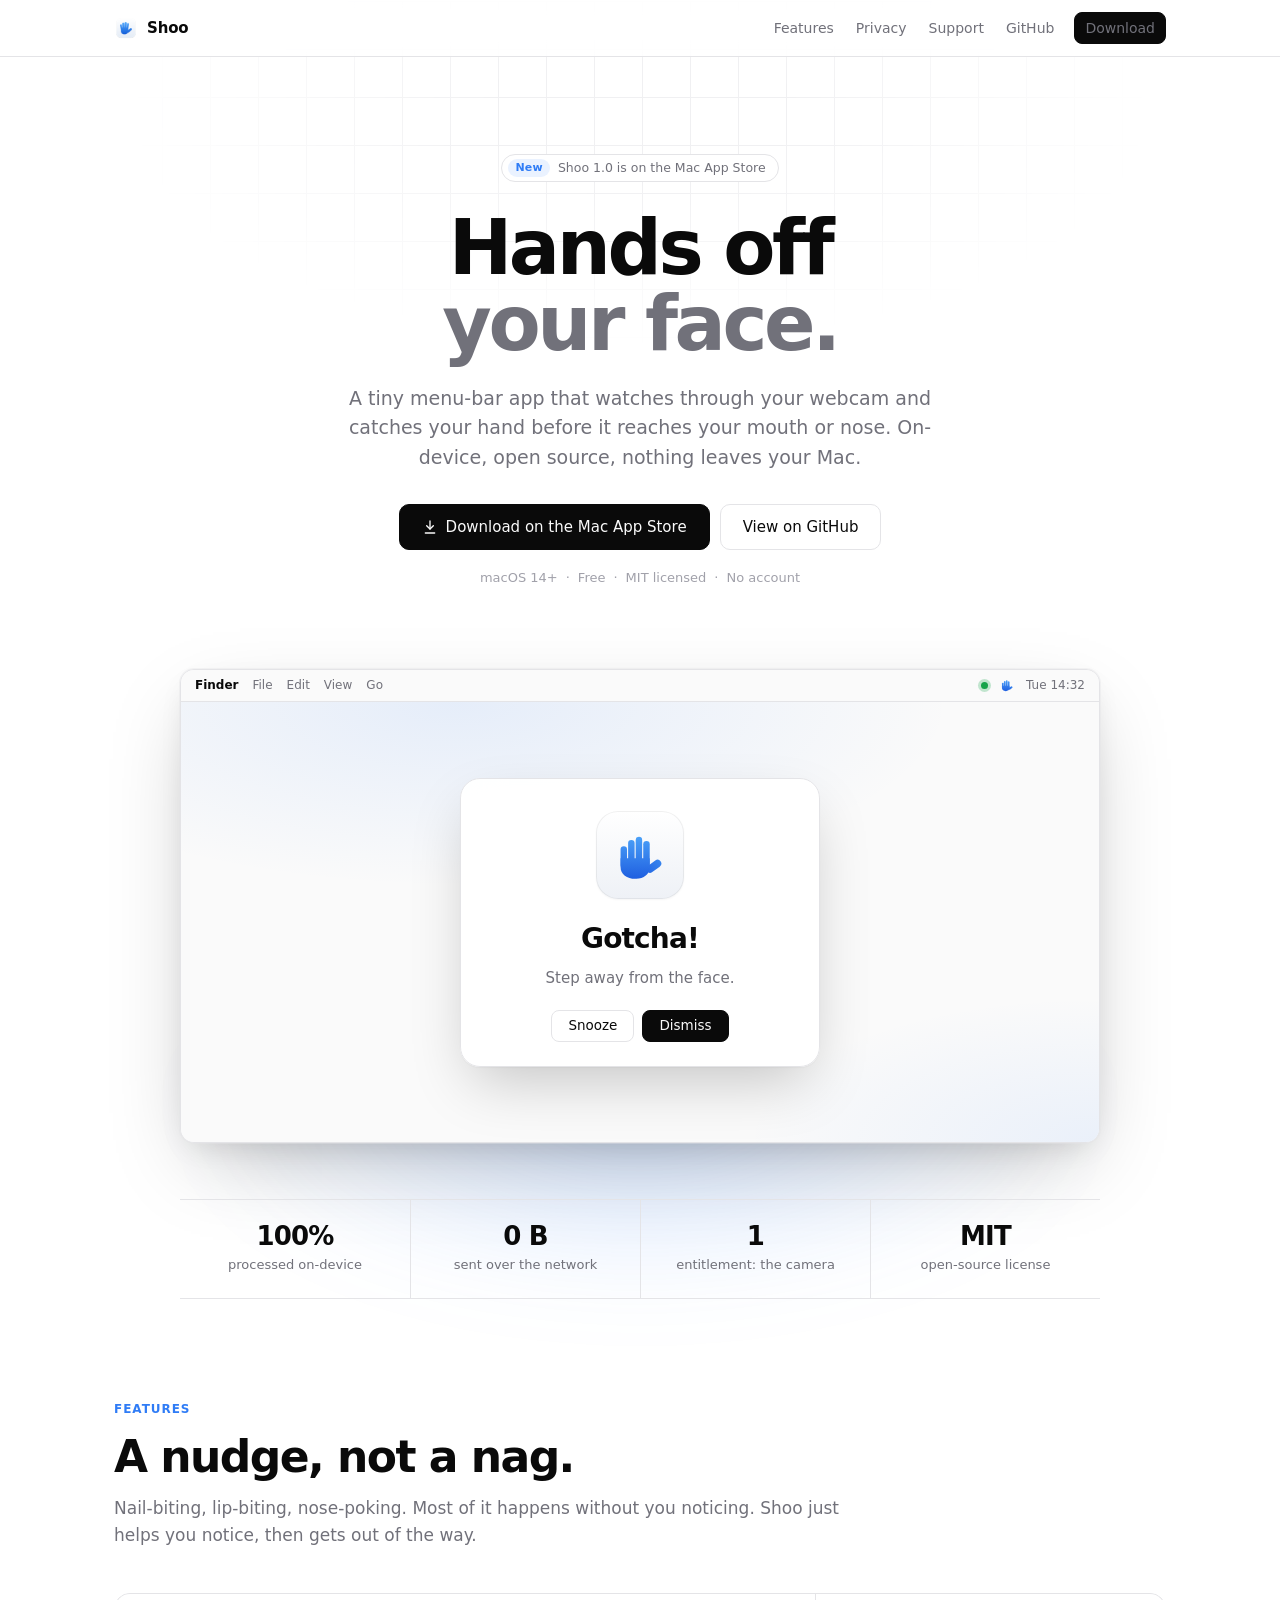
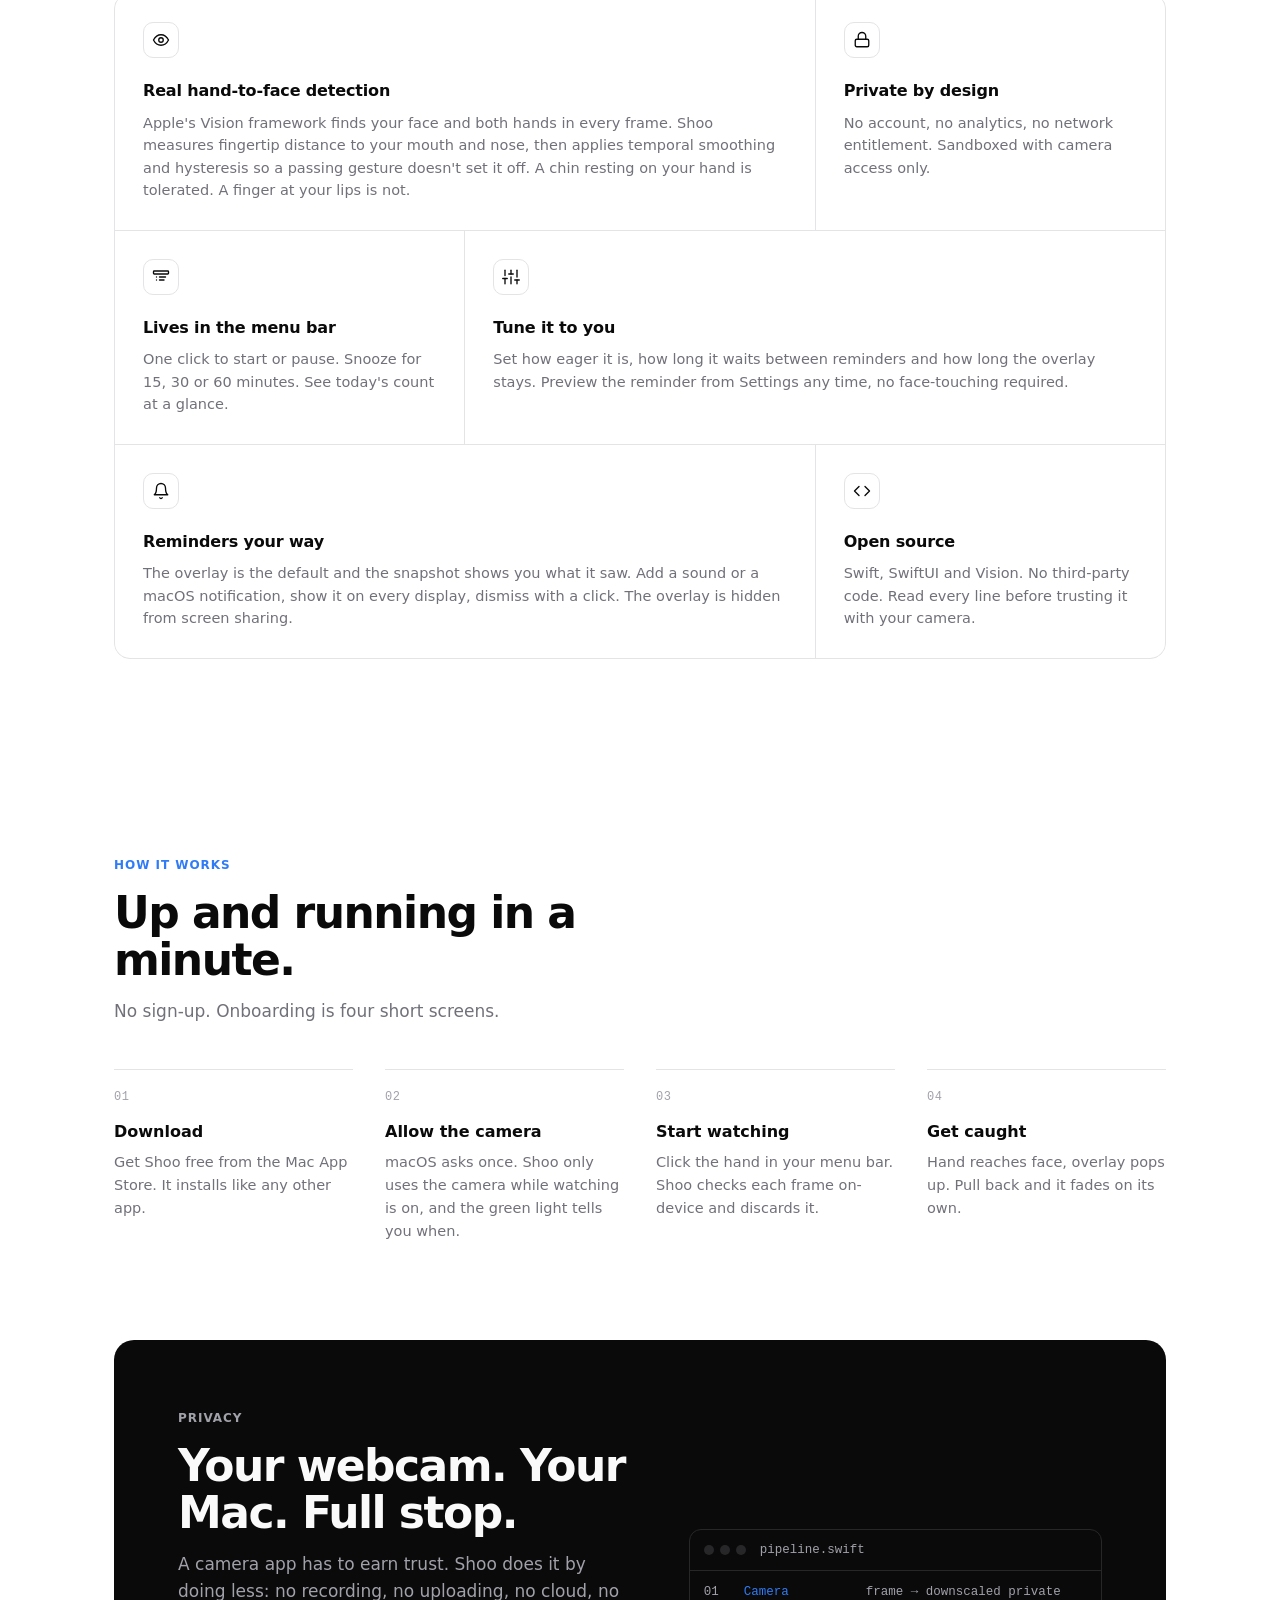
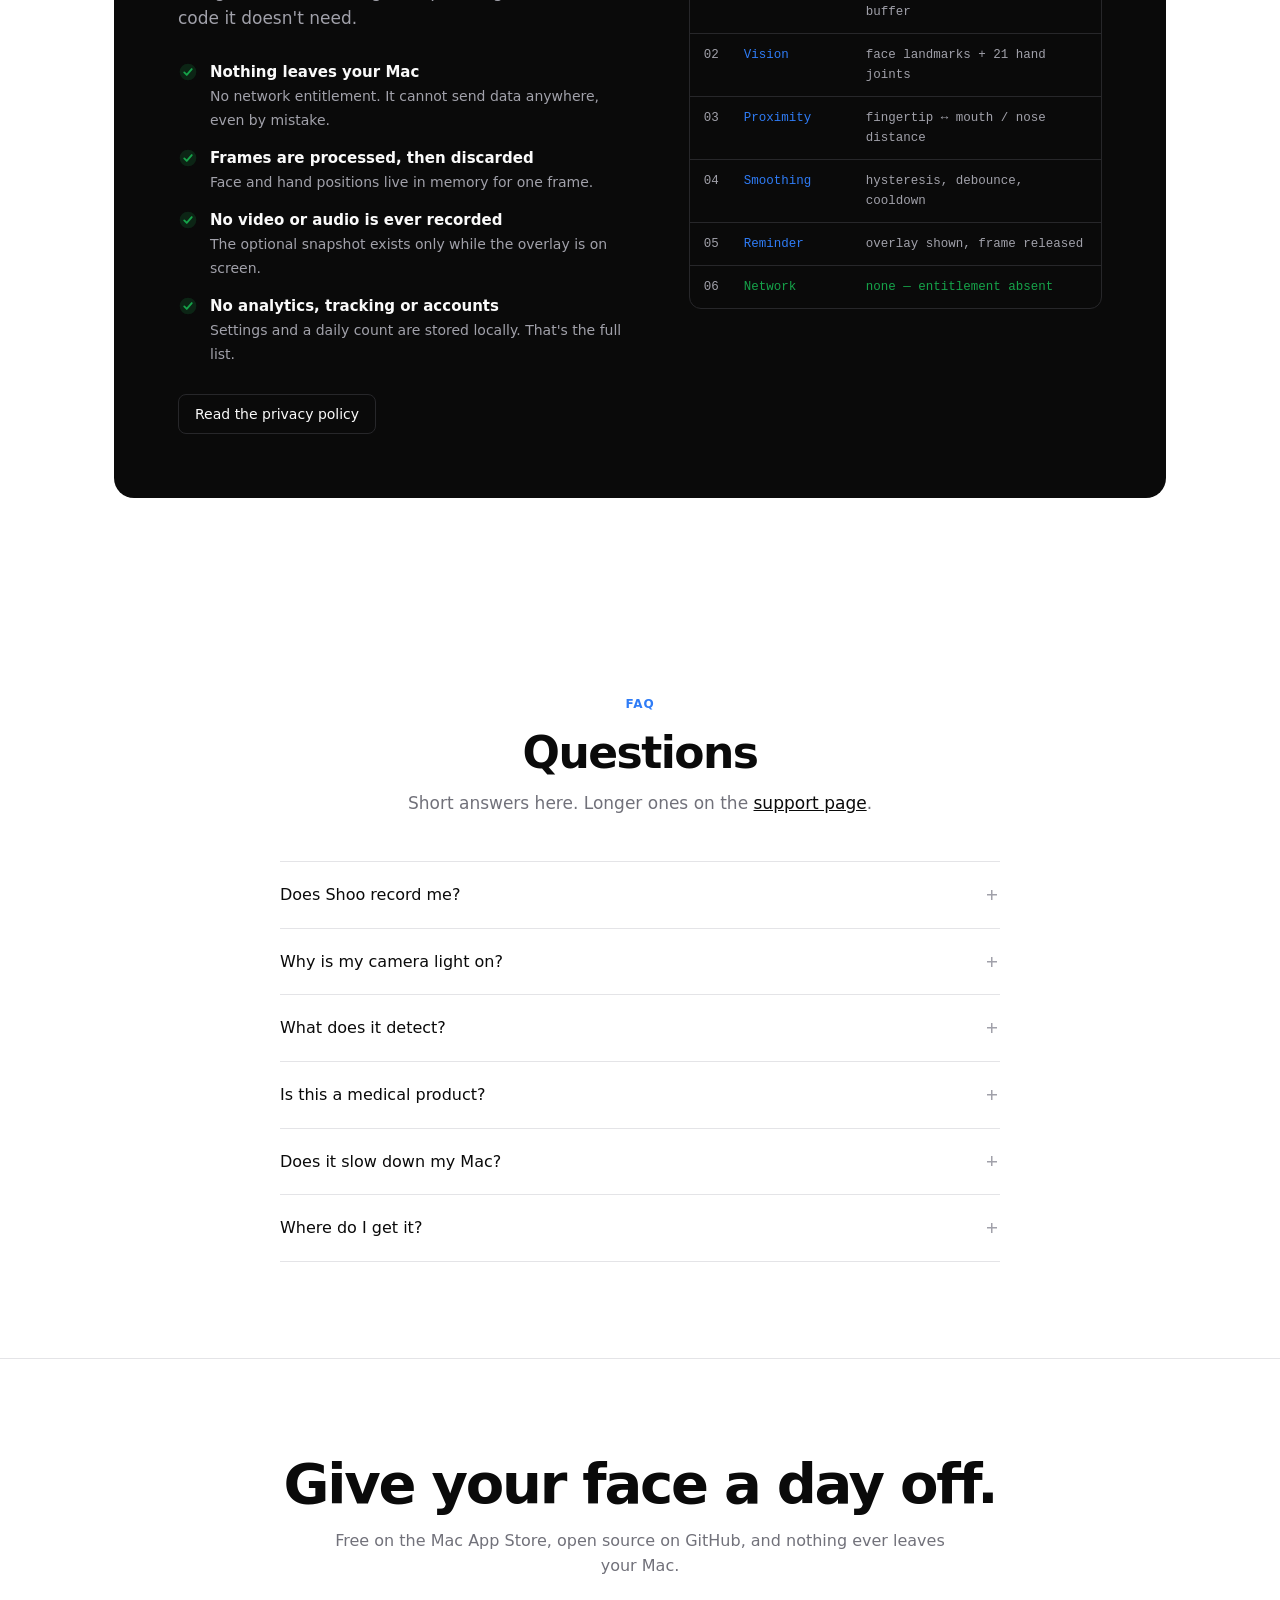
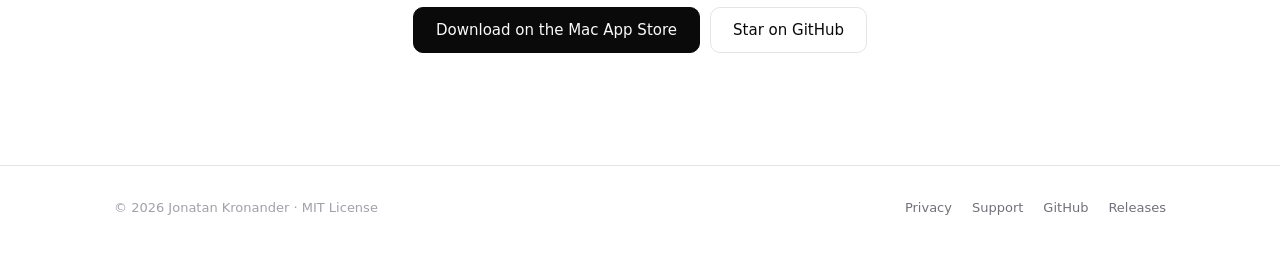
<file: site/index.html>
<!doctype html>
<html lang="en">
<head>
  <meta charset="utf-8">
  <meta name="viewport" content="width=device-width, initial-scale=1">
  <title>Shoo — Hands off your face</title>
  <meta name="description" content="Shoo is a free, open-source macOS menu-bar app that notices when your hand reaches your face and gently reminds you to stop. Available on the Mac App Store. Everything runs on-device. Nothing leaves your Mac.">
  <meta name="apple-itunes-app" content="app-id=6822772523">
  <link rel="icon" href="assets/favicon.png" type="image/png">
  <link rel="apple-touch-icon" href="assets/apple-touch-icon.png">
  <link rel="stylesheet" href="style.css">
  <meta property="og:type" content="website">
  <meta property="og:title" content="Shoo — Hands off your face">
  <meta property="og:description" content="A private, on-device macOS reminder for nail-biting, nose-touching and other hand-to-face habits.">
  <meta property="og:image" content="https://jkkronk.github.io/shoo/assets/og-image.png">
  <meta property="og:image:width" content="1200">
  <meta property="og:image:height" content="630">
  <meta property="og:image:alt" content="Shoo: Hands off your face. A Mac menu-bar app that catches you biting your nails or touching your face. Free on the Mac App Store.">
  <meta property="og:url" content="https://jkkronk.github.io/shoo/">
  <meta name="twitter:card" content="summary_large_image">
</head>
<body>

<svg width="0" height="0" style="position:absolute" aria-hidden="true">
  <defs>
    <linearGradient id="handGrad" gradientUnits="userSpaceOnUse" x1="0" y1="16" x2="0" y2="94">
      <stop offset="0" stop-color="#4aa0f8"/>
      <stop offset="1" stop-color="#1f5fe0"/>
    </linearGradient>
    <symbol id="hand" viewBox="0 0 100 100">
      <g fill="url(#handGrad)">
        <rect x="14" y="34" width="12" height="40" rx="6"/>
        <rect x="28" y="22" width="12" height="52" rx="6"/>
        <rect x="42" y="16" width="12" height="58" rx="6"/>
        <rect x="56" y="24" width="12" height="50" rx="6"/>
        <rect x="56" y="49" width="14" height="31" rx="7" transform="rotate(54 63 80)"/>
        <path d="M14 56 H68 V72 C68 86 56 94 41 94 C26 94 14 86 14 72 Z"/>
      </g>
    </symbol>
    <symbol id="check" viewBox="0 0 24 24">
      <circle cx="12" cy="12" r="10" fill="currentColor" opacity="0.18"/>
      <path d="M7.5 12.5l3 3 6-7" fill="none" stroke="currentColor" stroke-width="2.2" stroke-linecap="round" stroke-linejoin="round"/>
    </symbol>
  </defs>
</svg>

<header class="site-header">
  <div class="wrap">
    <a class="brand" href="./">
      <img src="assets/favicon.png" alt="" width="24" height="24">
      Shoo
    </a>
    <nav class="nav" aria-label="Primary">
      <a href="#features" class="hide-sm">Features</a>
      <a href="#privacy" class="hide-sm">Privacy</a>
      <a href="support.html">Support</a>
      <a href="https://github.com/jkkronk/shoo">GitHub</a>
      <a class="btn btn-primary btn-sm" href="https://apps.apple.com/app/id6822772523">Download</a>
    </nav>
  </div>
</header>

<main>

  <div class="wrap">
    <section class="hero">
      <a class="pill" href="https://apps.apple.com/app/id6822772523">
        <span class="tag">New</span>
        Shoo 1.0 is on the Mac App Store
      </a>
      <h1>Hands off<br><span class="dim">your face.</span></h1>
      <p class="lead">
        A tiny menu-bar app that watches through your webcam and catches your hand
        before it reaches your mouth or nose. On-device, open source, nothing leaves your Mac.
      </p>
      <div class="cta-row">
        <a class="btn btn-primary btn-lg" href="https://apps.apple.com/app/id6822772523">
          <svg viewBox="0 0 24 24" fill="none" stroke="currentColor" stroke-width="2" stroke-linecap="round" stroke-linejoin="round" aria-hidden="true"><path d="M12 3v12"/><path d="m7 10 5 5 5-5"/><path d="M5 21h14"/></svg>
          Download on the Mac App Store
        </a>
        <a class="btn btn-secondary btn-lg" href="https://github.com/jkkronk/shoo">View on GitHub</a>
      </div>
      <p class="fineprint"><span>macOS 14+</span><span>Free</span><span>MIT licensed</span><span>No account</span></p>
    </section>

    <div class="stage">
      <div class="window" aria-label="Illustration of the Shoo reminder overlay on a Mac desktop">
        <div class="menubar" aria-hidden="true">
          <div class="left"><b>Finder</b><span>File</span><span>Edit</span><span>View</span><span>Go</span></div>
          <div class="right"><span class="live"></span><svg class="hand"><use href="#hand"/></svg><span>Tue 14:32</span></div>
        </div>
        <div class="desktop">
          <div class="overlay" role="img" aria-label="Reminder overlay saying Gotcha! Step away from the face, with Snooze and Dismiss buttons">
            <div class="hand-badge"><svg aria-hidden="true"><use href="#hand"/></svg></div>
            <h3>Gotcha!</h3>
            <p>Step away from the face.</p>
            <div class="buttons"><span>Snooze</span><span class="primary">Dismiss</span></div>
          </div>
        </div>
      </div>

      <div class="stats" aria-label="Key facts">
        <div><b>100%</b><span>processed on-device</span></div>
        <div><b>0 B</b><span>sent over the network</span></div>
        <div><b>1</b><span>entitlement: the camera</span></div>
        <div><b>MIT</b><span>open-source license</span></div>
      </div>
    </div>
  </div>

  <div class="wrap">
    <section id="features">
      <span class="kicker">Features</span>
      <h2 class="section-title">A nudge, not a nag.</h2>
      <p class="section-sub">
        Nail-biting, lip-biting, nose-poking. Most of it happens without you noticing.
        Shoo just helps you notice, then gets out of the way.
      </p>
      <div class="bento">
        <div class="span-2">
          <div class="icon"><svg viewBox="0 0 24 24" fill="none" stroke="currentColor" stroke-width="1.8" stroke-linecap="round" stroke-linejoin="round"><path d="M2 12s3.5-7 10-7 10 7 10 7-3.5 7-10 7S2 12 2 12z"/><circle cx="12" cy="12" r="3"/></svg></div>
          <h3>Real hand-to-face detection</h3>
          <p>Apple's Vision framework finds your face and both hands in every frame. Shoo measures fingertip distance to your mouth and nose, then applies temporal smoothing and hysteresis so a passing gesture doesn't set it off. A chin resting on your hand is tolerated. A finger at your lips is not.</p>
        </div>
        <div>
          <div class="icon"><svg viewBox="0 0 24 24" fill="none" stroke="currentColor" stroke-width="1.8" stroke-linecap="round" stroke-linejoin="round"><rect x="3" y="11" width="18" height="10" rx="2"/><path d="M7 11V7a5 5 0 0 1 10 0v4"/></svg></div>
          <h3>Private by design</h3>
          <p>No account, no analytics, no network entitlement. Sandboxed with camera access only.</p>
        </div>
        <div>
          <div class="icon"><svg viewBox="0 0 24 24" fill="none" stroke="currentColor" stroke-width="1.8" stroke-linecap="round" stroke-linejoin="round"><rect x="2" y="4" width="20" height="4" rx="1"/><path d="M6 12h.01"/><path d="M10 12h8"/><path d="M6 16h.01"/><path d="M10 16h6"/></svg></div>
          <h3>Lives in the menu bar</h3>
          <p>One click to start or pause. Snooze for 15, 30 or 60 minutes. See today's count at a glance.</p>
        </div>
        <div class="span-2">
          <div class="icon"><svg viewBox="0 0 24 24" fill="none" stroke="currentColor" stroke-width="1.8" stroke-linecap="round" stroke-linejoin="round"><path d="M4 21v-7"/><path d="M4 10V3"/><path d="M12 21v-9"/><path d="M12 8V3"/><path d="M20 21v-5"/><path d="M20 12V3"/><path d="M1 14h6"/><path d="M9 8h6"/><path d="M17 16h6"/></svg></div>
          <h3>Tune it to you</h3>
          <p>Set how eager it is, how long it waits between reminders and how long the overlay stays. Preview the reminder from Settings any time, no face-touching required.</p>
        </div>
        <div class="span-2">
          <div class="icon"><svg viewBox="0 0 24 24" fill="none" stroke="currentColor" stroke-width="1.8" stroke-linecap="round" stroke-linejoin="round"><path d="M18 8A6 6 0 0 0 6 8c0 7-3 9-3 9h18s-3-2-3-9"/><path d="M13.7 21a2 2 0 0 1-3.4 0"/></svg></div>
          <h3>Reminders your way</h3>
          <p>The overlay is the default and the snapshot shows you what it saw. Add a sound or a macOS notification, show it on every display, dismiss with a click. The overlay is hidden from screen sharing.</p>
        </div>
        <div>
          <div class="icon"><svg viewBox="0 0 24 24" fill="none" stroke="currentColor" stroke-width="1.8" stroke-linecap="round" stroke-linejoin="round"><path d="M16 18 22 12 16 6"/><path d="M8 6 2 12l6 6"/></svg></div>
          <h3>Open source</h3>
          <p>Swift, SwiftUI and Vision. No third-party code. Read every line before trusting it with your camera.</p>
        </div>
      </div>
    </section>
  </div>

  <div class="wrap">
    <section id="how">
      <span class="kicker">How it works</span>
      <h2 class="section-title">Up and running in a minute.</h2>
      <p class="section-sub">No sign-up. Onboarding is four short screens.</p>
      <div class="steps">
        <div class="step">
          <h3>Download</h3>
          <p>Get Shoo free from the Mac App Store. It installs like any other app.</p>
        </div>
        <div class="step">
          <h3>Allow the camera</h3>
          <p>macOS asks once. Shoo only uses the camera while watching is on, and the green light tells you when.</p>
        </div>
        <div class="step">
          <h3>Start watching</h3>
          <p>Click the hand in your menu bar. Shoo checks each frame on-device and discards it.</p>
        </div>
        <div class="step">
          <h3>Get caught</h3>
          <p>Hand reaches face, overlay pops up. Pull back and it fades on its own.</p>
        </div>
      </div>
    </section>
  </div>

  <div class="wrap">
    <section id="privacy" style="padding-top:0">
      <div class="panel">
        <div>
          <span class="kicker">Privacy</span>
          <h2 class="section-title">Your webcam. Your Mac. Full stop.</h2>
          <p class="section-sub">
            A camera app has to earn trust. Shoo does it by doing less: no recording,
            no uploading, no cloud, no code it doesn't need.
          </p>
          <ul class="checklist">
            <li><svg><use href="#check"/></svg><div><strong>Nothing leaves your Mac</strong><span>No network entitlement. It cannot send data anywhere, even by mistake.</span></div></li>
            <li><svg><use href="#check"/></svg><div><strong>Frames are processed, then discarded</strong><span>Face and hand positions live in memory for one frame.</span></div></li>
            <li><svg><use href="#check"/></svg><div><strong>No video or audio is ever recorded</strong><span>The optional snapshot exists only while the overlay is on screen.</span></div></li>
            <li><svg><use href="#check"/></svg><div><strong>No analytics, tracking or accounts</strong><span>Settings and a daily count are stored locally. That's the full list.</span></div></li>
          </ul>
          <a class="btn btn-secondary" href="privacy.html">Read the privacy policy</a>
        </div>
        <div class="pipeline" aria-label="On-device processing pipeline">
          <div class="head"><i></i><i></i><i></i><span>pipeline.swift</span></div>
          <div class="pipe"><em>01</em><b>Camera</b><span>frame → downscaled private buffer</span></div>
          <div class="pipe"><em>02</em><b>Vision</b><span>face landmarks + 21 hand joints</span></div>
          <div class="pipe"><em>03</em><b>Proximity</b><span>fingertip ↔ mouth / nose distance</span></div>
          <div class="pipe"><em>04</em><b>Smoothing</b><span>hysteresis, debounce, cooldown</span></div>
          <div class="pipe"><em>05</em><b>Reminder</b><span>overlay shown, frame released</span></div>
          <div class="pipe"><em>06</em><b class="ok">Network</b><span class="ok">none — entitlement absent</span></div>
        </div>
      </div>
    </section>
  </div>

  <div class="wrap">
    <section id="faq" class="center">
      <span class="kicker">FAQ</span>
      <h2 class="section-title">Questions</h2>
      <p class="section-sub">Short answers here. Longer ones on the <a href="support.html" style="color:var(--text);text-decoration:underline">support page</a>.</p>
      <div class="faq" style="text-align:left">
        <details>
          <summary>Does Shoo record me?</summary>
          <p>No. It never writes video, audio or images to disk, and it has no way to upload anything. Each frame is analysed in memory and thrown away.</p>
        </details>
        <details>
          <summary>Why is my camera light on?</summary>
          <p>Because Shoo is watching. The light is on whenever watching is enabled, and off when you pause or quit. That's how macOS works, and it means you always know.</p>
        </details>
        <details>
          <summary>What does it detect?</summary>
          <p>Hands near the mouth and nose: nail-biting, lip-biting, nose-touching and similar. It doesn't try to detect hair-pulling or skin-picking elsewhere on the face.</p>
        </details>
        <details>
          <summary>Is this a medical product?</summary>
          <p>No. Shoo is a reminder tool. It doesn't diagnose or treat anything. If a habit is causing you distress, please talk to a healthcare professional.</p>
        </details>
        <details>
          <summary>Does it slow down my Mac?</summary>
          <p>Shoo caps the frame rate and downscales each frame before analysis, so it stays light. You can pause it any time from the menu bar.</p>
        </details>
        <details>
          <summary>Where do I get it?</summary>
          <p>From the <a href="https://apps.apple.com/app/id6822772523">Mac App Store</a>, free. Prefer open source all the way down? Build it from the <a href="https://github.com/jkkronk/shoo">source on GitHub</a>, or grab the unsigned zip from <a href="https://github.com/jkkronk/shoo/releases">GitHub Releases</a>. Install only one of them.</p>
        </details>
      </div>
    </section>
  </div>

  <div class="cta-final">
    <div class="wrap">
      <h2>Give your face a day off.</h2>
      <p>Free on the Mac App Store, open source on GitHub, and nothing ever leaves your Mac.</p>
      <div class="cta-row">
        <a class="btn btn-primary btn-lg" href="https://apps.apple.com/app/id6822772523">Download on the Mac App Store</a>
        <a class="btn btn-secondary btn-lg" href="https://github.com/jkkronk/shoo">Star on GitHub</a>
      </div>
    </div>
  </div>

</main>

<footer class="site-footer">
  <div class="wrap">
    <div>© 2026 Jonatan Kronander · MIT License</div>
    <nav aria-label="Footer">
      <a href="privacy.html">Privacy</a>
      <a href="support.html">Support</a>
      <a href="https://github.com/jkkronk/shoo">GitHub</a>
      <a href="https://github.com/jkkronk/shoo/releases">Releases</a>
    </nav>
  </div>
</footer>

</body>
</html>
</file>
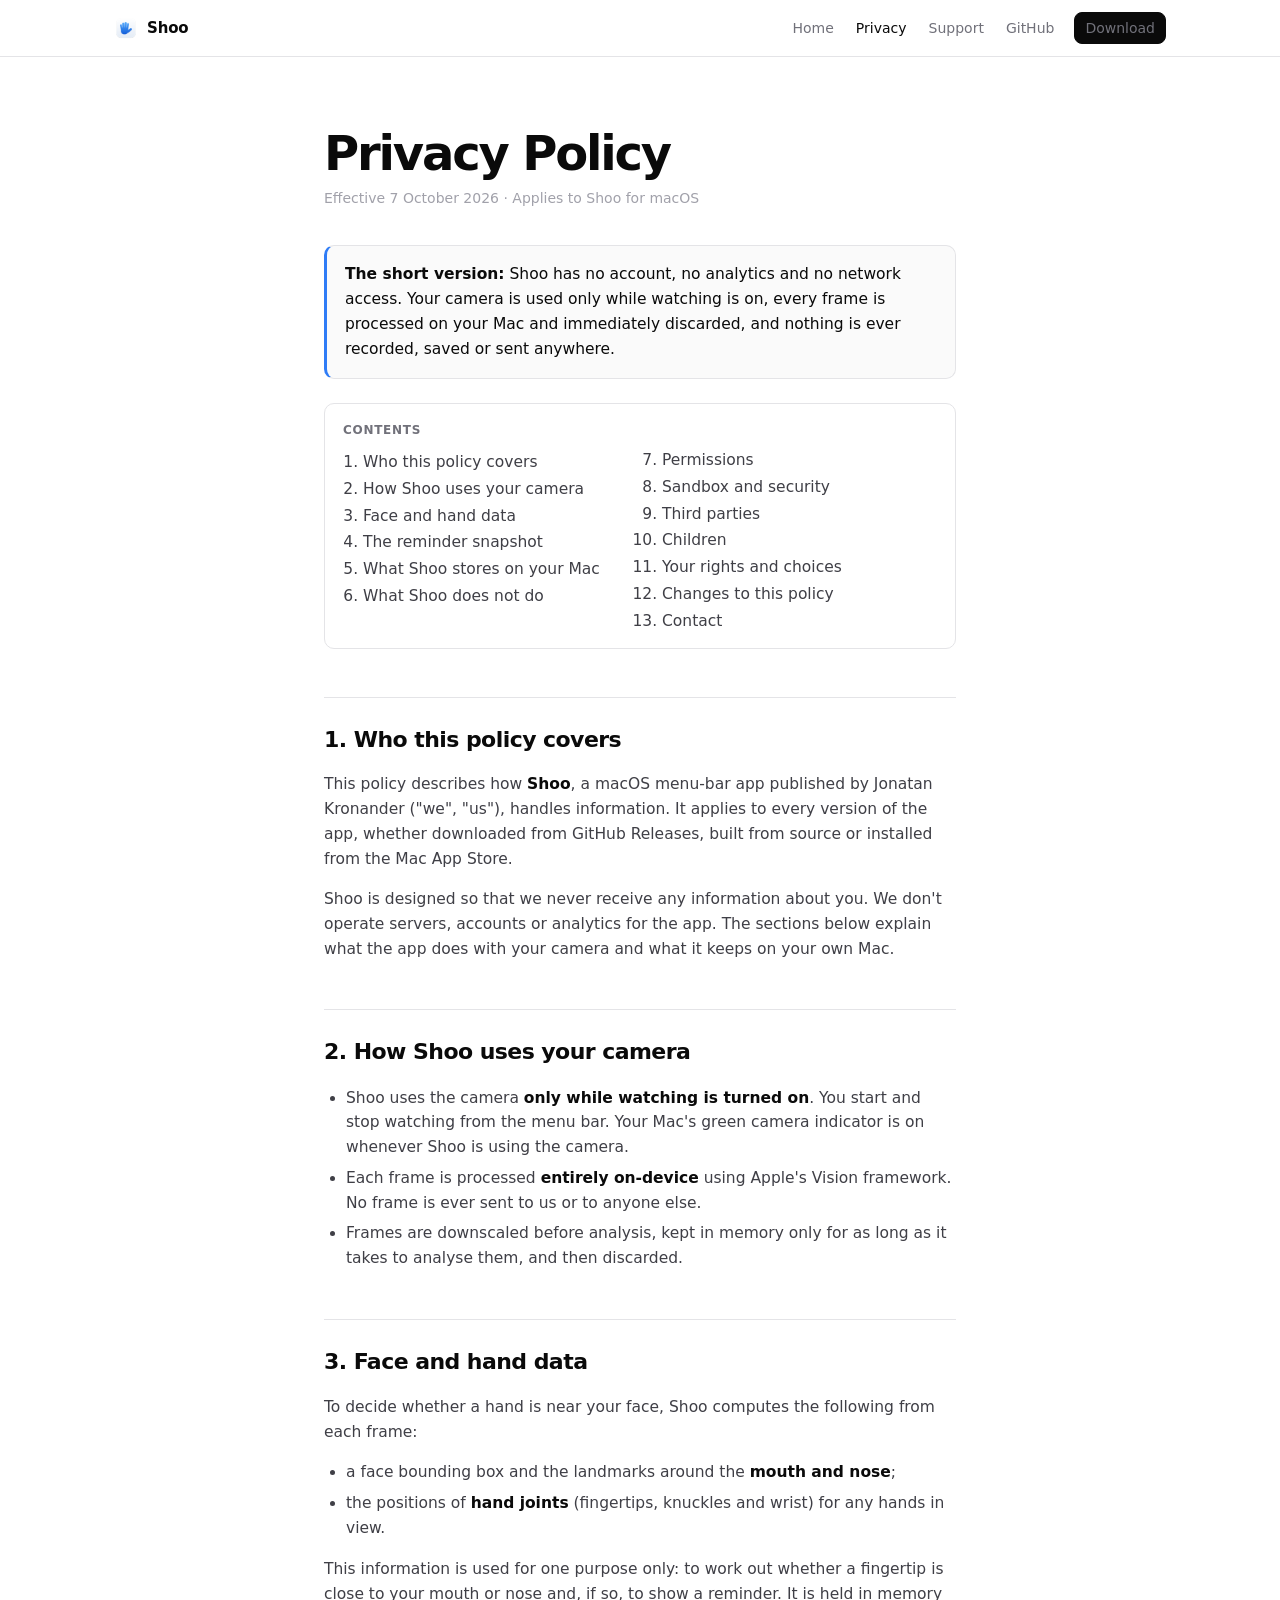
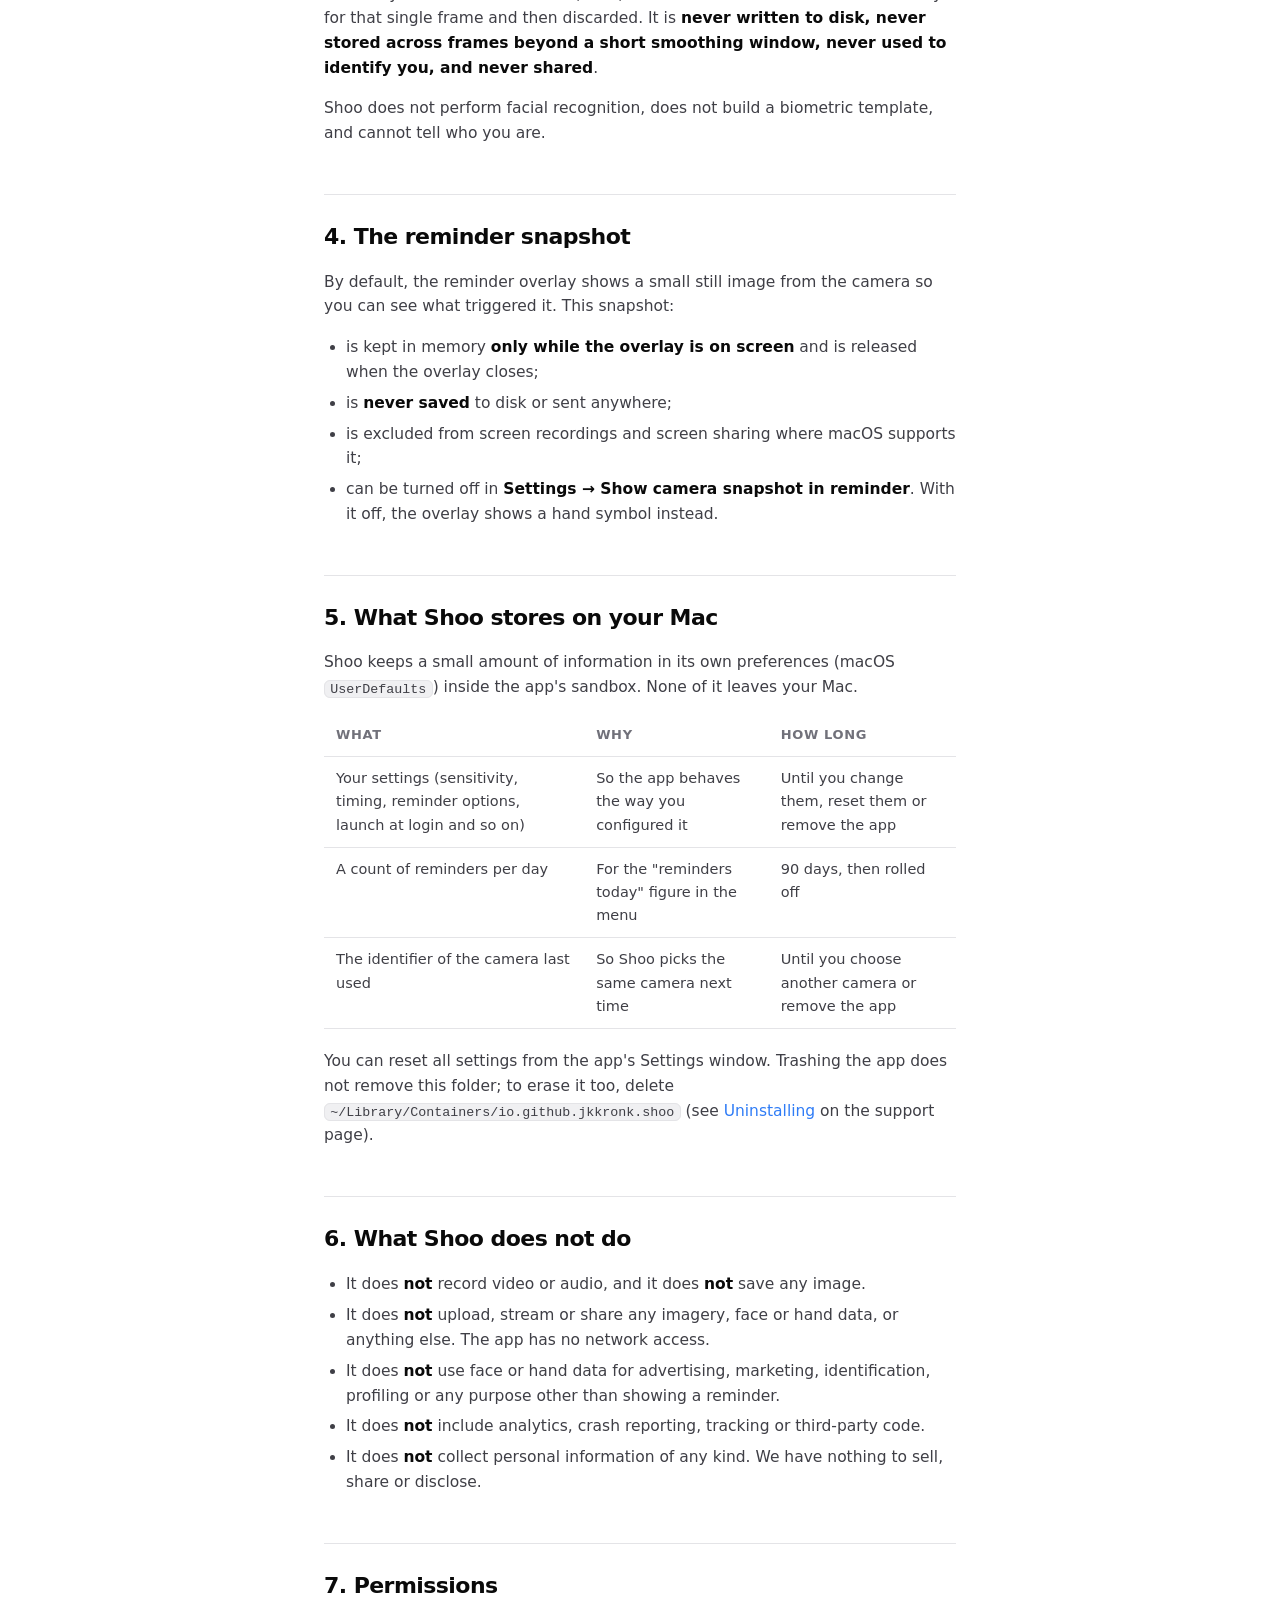
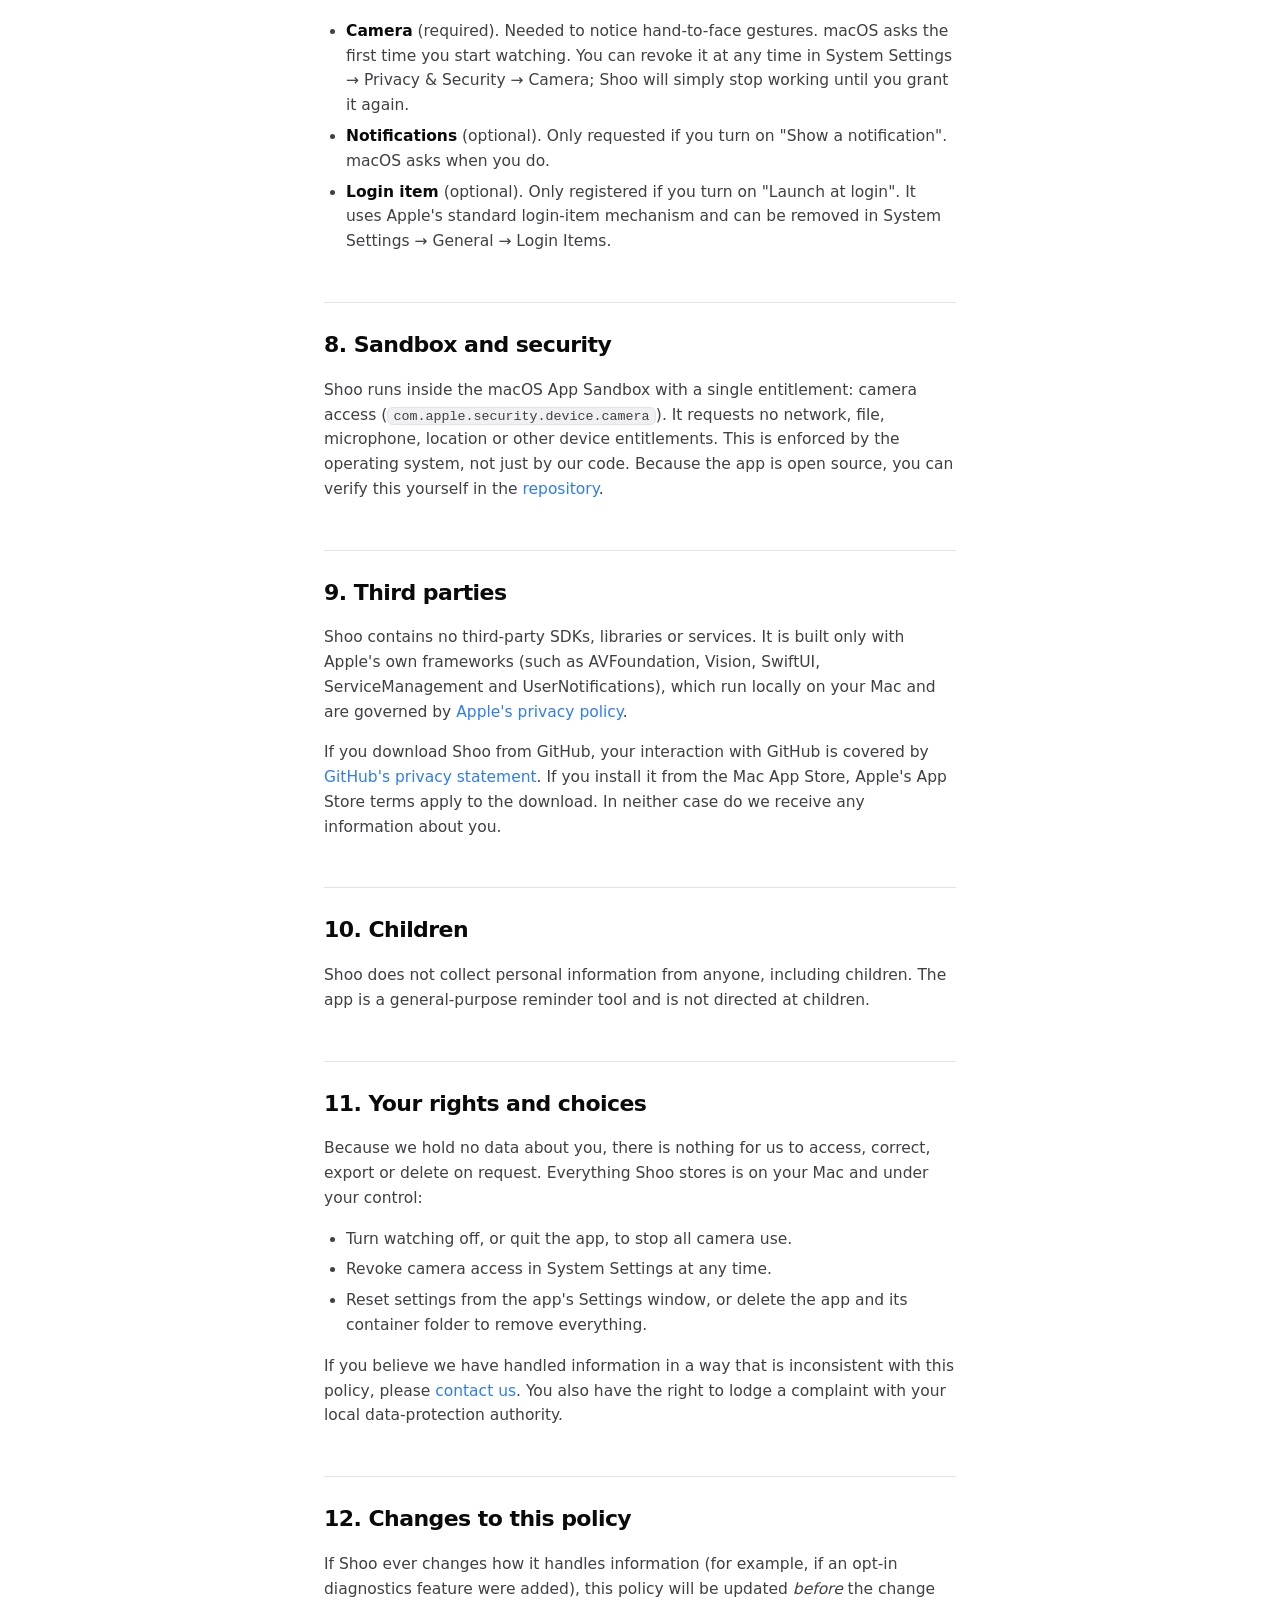
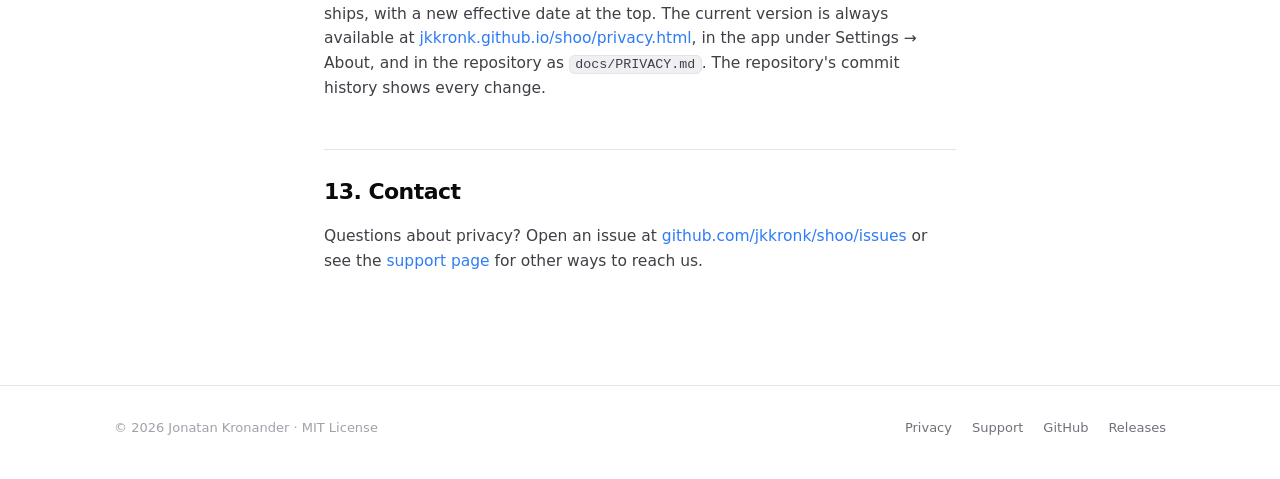
<file: site/privacy.html>
<!doctype html>
<html lang="en">
<head>
  <meta charset="utf-8">
  <meta name="viewport" content="width=device-width, initial-scale=1">
  <title>Privacy Policy — Shoo</title>
  <meta name="description" content="Shoo's privacy policy. Shoo has no account, no analytics and no network access. All camera processing happens on your Mac.">
  <link rel="icon" href="assets/favicon.png" type="image/png">
  <link rel="apple-touch-icon" href="assets/apple-touch-icon.png">
  <link rel="stylesheet" href="style.css">
</head>
<body>

<header class="site-header">
  <div class="wrap">
    <a class="brand" href="./">
      <img src="assets/favicon.png" alt="" width="24" height="24">
      Shoo
    </a>
    <nav class="nav" aria-label="Primary">
      <a href="./" class="hide-sm">Home</a>
      <a href="privacy.html" aria-current="page">Privacy</a>
      <a href="support.html">Support</a>
      <a href="https://github.com/jkkronk/shoo">GitHub</a>
      <a class="btn btn-primary btn-sm" href="https://apps.apple.com/app/id6822772523">Download</a>
    </nav>
  </div>
</header>

<main class="prose">
  <h1>Privacy Policy</h1>
  <p class="updated">Effective 7 October 2026 · Applies to Shoo for macOS</p>

  <div class="callout">
    <p><strong>The short version:</strong> Shoo has no account, no analytics and no network access. Your camera is used only while watching is on, every frame is processed on your Mac and immediately discarded, and nothing is ever recorded, saved or sent anywhere.</p>
  </div>

  <div class="toc">
    <strong>Contents</strong>
    <ol>
      <li><a href="#who">Who this policy covers</a></li>
      <li><a href="#camera">How Shoo uses your camera</a></li>
      <li><a href="#face-data">Face and hand data</a></li>
      <li><a href="#snapshot">The reminder snapshot</a></li>
      <li><a href="#stored">What Shoo stores on your Mac</a></li>
      <li><a href="#not">What Shoo does not do</a></li>
      <li><a href="#permissions">Permissions</a></li>
      <li><a href="#sandbox">Sandbox and security</a></li>
      <li><a href="#third-parties">Third parties</a></li>
      <li><a href="#children">Children</a></li>
      <li><a href="#rights">Your rights and choices</a></li>
      <li><a href="#changes">Changes to this policy</a></li>
      <li><a href="#contact">Contact</a></li>
    </ol>
  </div>

  <h2 id="who">1. Who this policy covers</h2>
  <p>This policy describes how <strong>Shoo</strong>, a macOS menu-bar app published by Jonatan Kronander ("we", "us"), handles information. It applies to every version of the app, whether downloaded from GitHub Releases, built from source or installed from the Mac App Store.</p>
  <p>Shoo is designed so that we never receive any information about you. We don't operate servers, accounts or analytics for the app. The sections below explain what the app does with your camera and what it keeps on your own Mac.</p>

  <h2 id="camera">2. How Shoo uses your camera</h2>
  <ul>
    <li>Shoo uses the camera <strong>only while watching is turned on</strong>. You start and stop watching from the menu bar. Your Mac's green camera indicator is on whenever Shoo is using the camera.</li>
    <li>Each frame is processed <strong>entirely on-device</strong> using Apple's Vision framework. No frame is ever sent to us or to anyone else.</li>
    <li>Frames are downscaled before analysis, kept in memory only for as long as it takes to analyse them, and then discarded.</li>
  </ul>

  <h2 id="face-data">3. Face and hand data</h2>
  <p>To decide whether a hand is near your face, Shoo computes the following from each frame:</p>
  <ul>
    <li>a face bounding box and the landmarks around the <strong>mouth and nose</strong>;</li>
    <li>the positions of <strong>hand joints</strong> (fingertips, knuckles and wrist) for any hands in view.</li>
  </ul>
  <p>This information is used for one purpose only: to work out whether a fingertip is close to your mouth or nose and, if so, to show a reminder. It is held in memory for that single frame and then discarded. It is <strong>never written to disk, never stored across frames beyond a short smoothing window, never used to identify you, and never shared</strong>.</p>
  <p>Shoo does not perform facial recognition, does not build a biometric template, and cannot tell who you are.</p>

  <h2 id="snapshot">4. The reminder snapshot</h2>
  <p>By default, the reminder overlay shows a small still image from the camera so you can see what triggered it. This snapshot:</p>
  <ul>
    <li>is kept in memory <strong>only while the overlay is on screen</strong> and is released when the overlay closes;</li>
    <li>is <strong>never saved</strong> to disk or sent anywhere;</li>
    <li>is excluded from screen recordings and screen sharing where macOS supports it;</li>
    <li>can be turned off in <strong>Settings → Show camera snapshot in reminder</strong>. With it off, the overlay shows a hand symbol instead.</li>
  </ul>

  <h2 id="stored">5. What Shoo stores on your Mac</h2>
  <p>Shoo keeps a small amount of information in its own preferences (macOS <code>UserDefaults</code>) inside the app's sandbox. None of it leaves your Mac.</p>
  <table>
    <thead><tr><th>What</th><th>Why</th><th>How long</th></tr></thead>
    <tbody>
      <tr><td>Your settings (sensitivity, timing, reminder options, launch at login and so on)</td><td>So the app behaves the way you configured it</td><td>Until you change them, reset them or remove the app</td></tr>
      <tr><td>A count of reminders per day</td><td>For the "reminders today" figure in the menu</td><td>90 days, then rolled off</td></tr>
      <tr><td>The identifier of the camera last used</td><td>So Shoo picks the same camera next time</td><td>Until you choose another camera or remove the app</td></tr>
    </tbody>
  </table>
  <p>You can reset all settings from the app's Settings window. Trashing the app does not remove this folder; to erase it too, delete <code>~/Library/Containers/io.github.jkkronk.shoo</code> (see <a href="support.html#uninstall">Uninstalling</a> on the support page).</p>

  <h2 id="not">6. What Shoo does not do</h2>
  <ul>
    <li>It does <strong>not</strong> record video or audio, and it does <strong>not</strong> save any image.</li>
    <li>It does <strong>not</strong> upload, stream or share any imagery, face or hand data, or anything else. The app has no network access.</li>
    <li>It does <strong>not</strong> use face or hand data for advertising, marketing, identification, profiling or any purpose other than showing a reminder.</li>
    <li>It does <strong>not</strong> include analytics, crash reporting, tracking or third-party code.</li>
    <li>It does <strong>not</strong> collect personal information of any kind. We have nothing to sell, share or disclose.</li>
  </ul>

  <h2 id="permissions">7. Permissions</h2>
  <ul>
    <li><strong>Camera</strong> (required). Needed to notice hand-to-face gestures. macOS asks the first time you start watching. You can revoke it at any time in System Settings → Privacy &amp; Security → Camera; Shoo will simply stop working until you grant it again.</li>
    <li><strong>Notifications</strong> (optional). Only requested if you turn on "Show a notification". macOS asks when you do.</li>
    <li><strong>Login item</strong> (optional). Only registered if you turn on "Launch at login". It uses Apple's standard login-item mechanism and can be removed in System Settings → General → Login Items.</li>
  </ul>

  <h2 id="sandbox">8. Sandbox and security</h2>
  <p>Shoo runs inside the macOS App Sandbox with a single entitlement: camera access (<code>com.apple.security.device.camera</code>). It requests no network, file, microphone, location or other device entitlements. This is enforced by the operating system, not just by our code. Because the app is open source, you can verify this yourself in the <a href="https://github.com/jkkronk/shoo">repository</a>.</p>

  <h2 id="third-parties">9. Third parties</h2>
  <p>Shoo contains no third-party SDKs, libraries or services. It is built only with Apple's own frameworks (such as AVFoundation, Vision, SwiftUI, ServiceManagement and UserNotifications), which run locally on your Mac and are governed by <a href="https://www.apple.com/legal/privacy/">Apple's privacy policy</a>.</p>
  <p>If you download Shoo from GitHub, your interaction with GitHub is covered by <a href="https://docs.github.com/site-policy/privacy-policies/github-privacy-statement">GitHub's privacy statement</a>. If you install it from the Mac App Store, Apple's App Store terms apply to the download. In neither case do we receive any information about you.</p>

  <h2 id="children">10. Children</h2>
  <p>Shoo does not collect personal information from anyone, including children. The app is a general-purpose reminder tool and is not directed at children.</p>

  <h2 id="rights">11. Your rights and choices</h2>
  <p>Because we hold no data about you, there is nothing for us to access, correct, export or delete on request. Everything Shoo stores is on your Mac and under your control:</p>
  <ul>
    <li>Turn watching off, or quit the app, to stop all camera use.</li>
    <li>Revoke camera access in System Settings at any time.</li>
    <li>Reset settings from the app's Settings window, or delete the app and its container folder to remove everything.</li>
  </ul>
  <p>If you believe we have handled information in a way that is inconsistent with this policy, please <a href="#contact">contact us</a>. You also have the right to lodge a complaint with your local data-protection authority.</p>

  <h2 id="changes">12. Changes to this policy</h2>
  <p>If Shoo ever changes how it handles information (for example, if an opt-in diagnostics feature were added), this policy will be updated <em>before</em> the change ships, with a new effective date at the top. The current version is always available at <a href="https://jkkronk.github.io/shoo/privacy.html">jkkronk.github.io/shoo/privacy.html</a>, in the app under Settings → About, and in the repository as <code>docs/PRIVACY.md</code>. The repository's commit history shows every change.</p>

  <h2 id="contact">13. Contact</h2>
  <p>Questions about privacy? Open an issue at <a href="https://github.com/jkkronk/shoo/issues">github.com/jkkronk/shoo/issues</a> or see the <a href="support.html">support page</a> for other ways to reach us.</p>
</main>

<footer class="site-footer">
  <div class="wrap">
    <div>© 2026 Jonatan Kronander · MIT License</div>
    <nav aria-label="Footer">
      <a href="privacy.html">Privacy</a>
      <a href="support.html">Support</a>
      <a href="https://github.com/jkkronk/shoo">GitHub</a>
      <a href="https://github.com/jkkronk/shoo/releases">Releases</a>
    </nav>
  </div>
</footer>

</body>
</html>
</file>
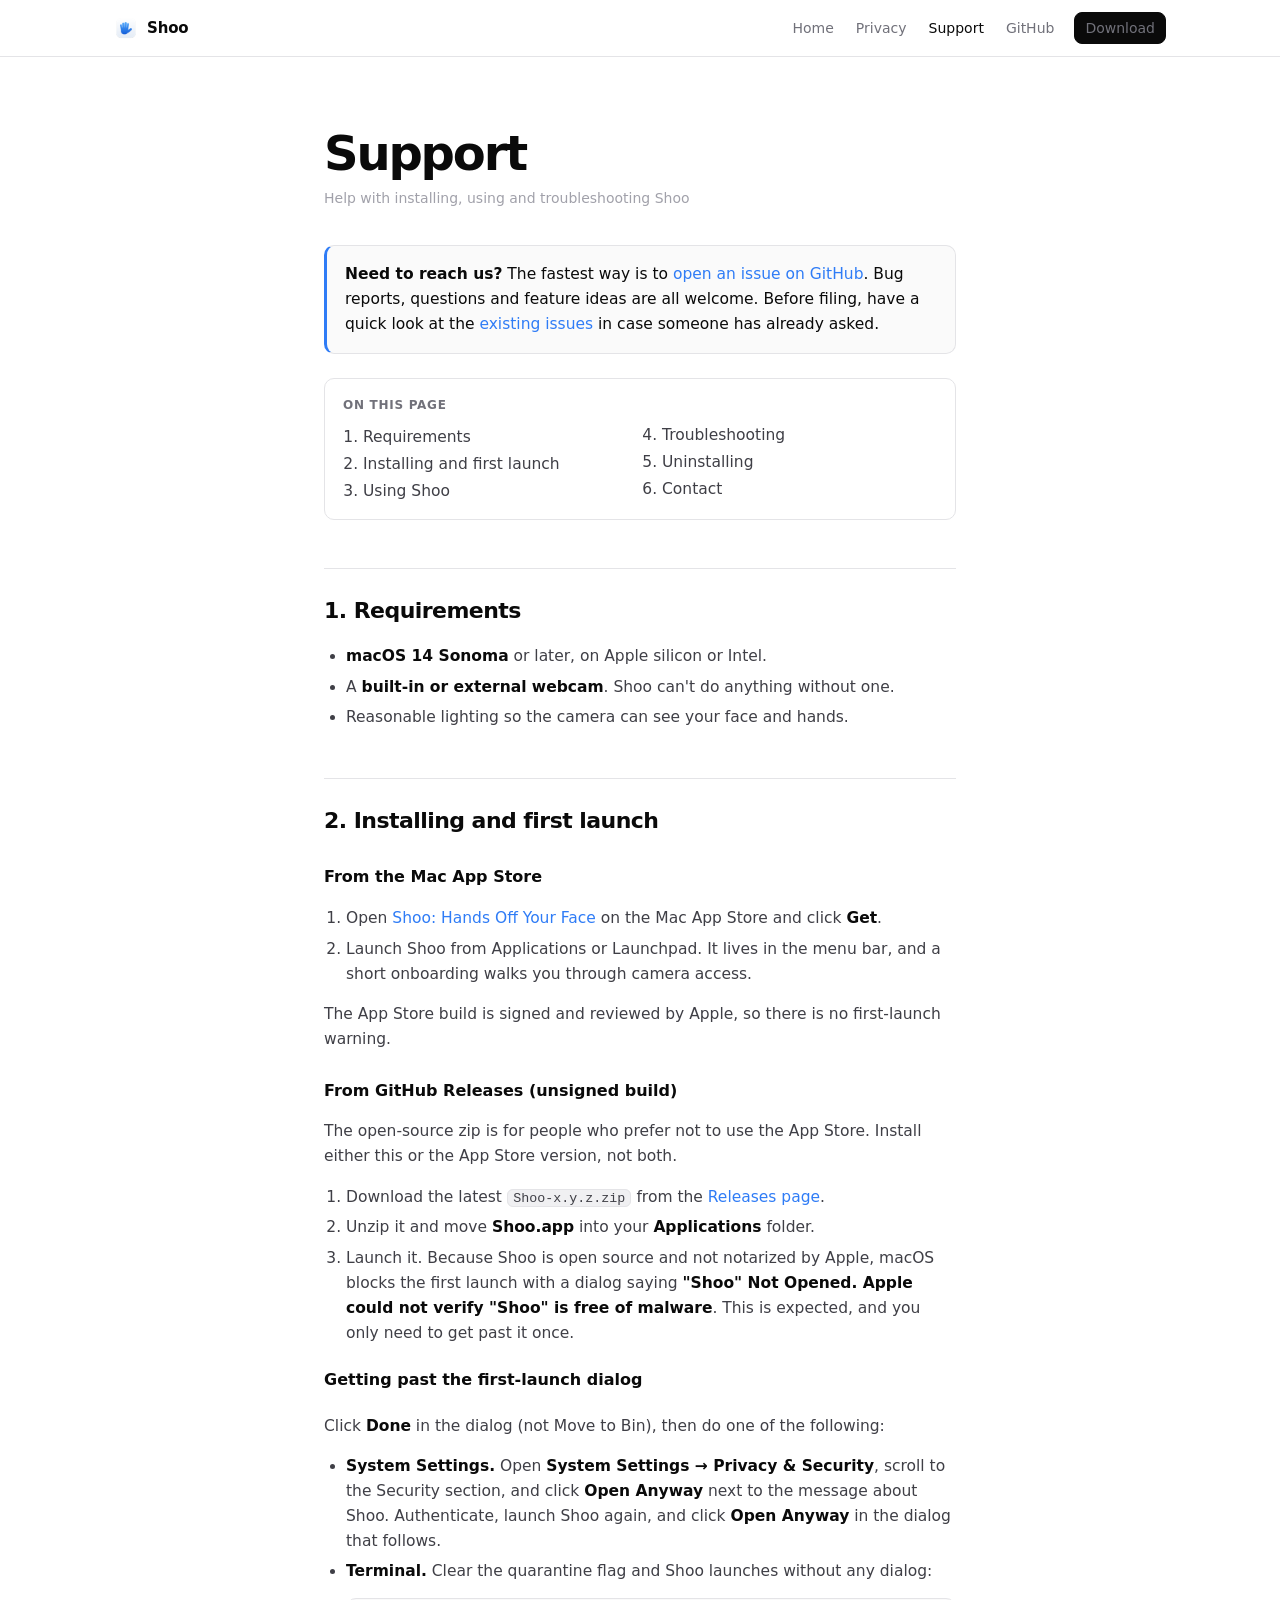
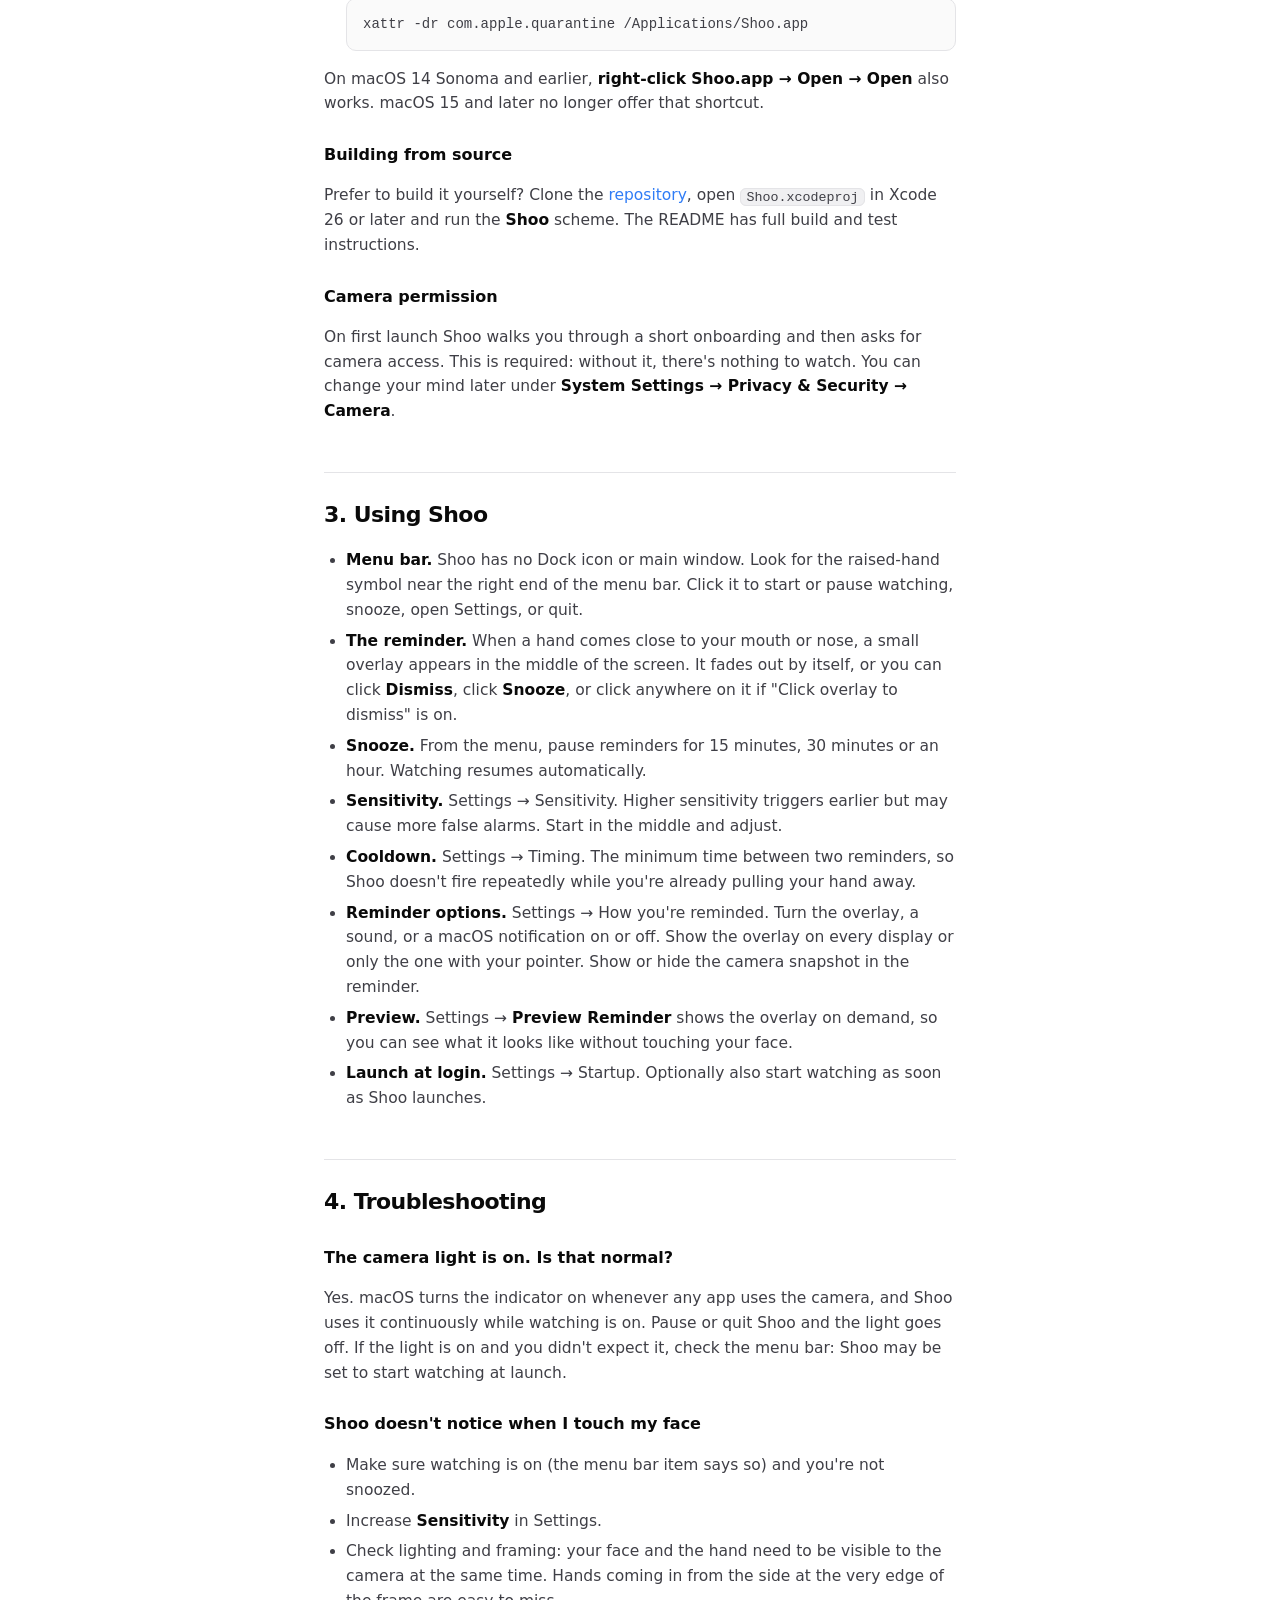
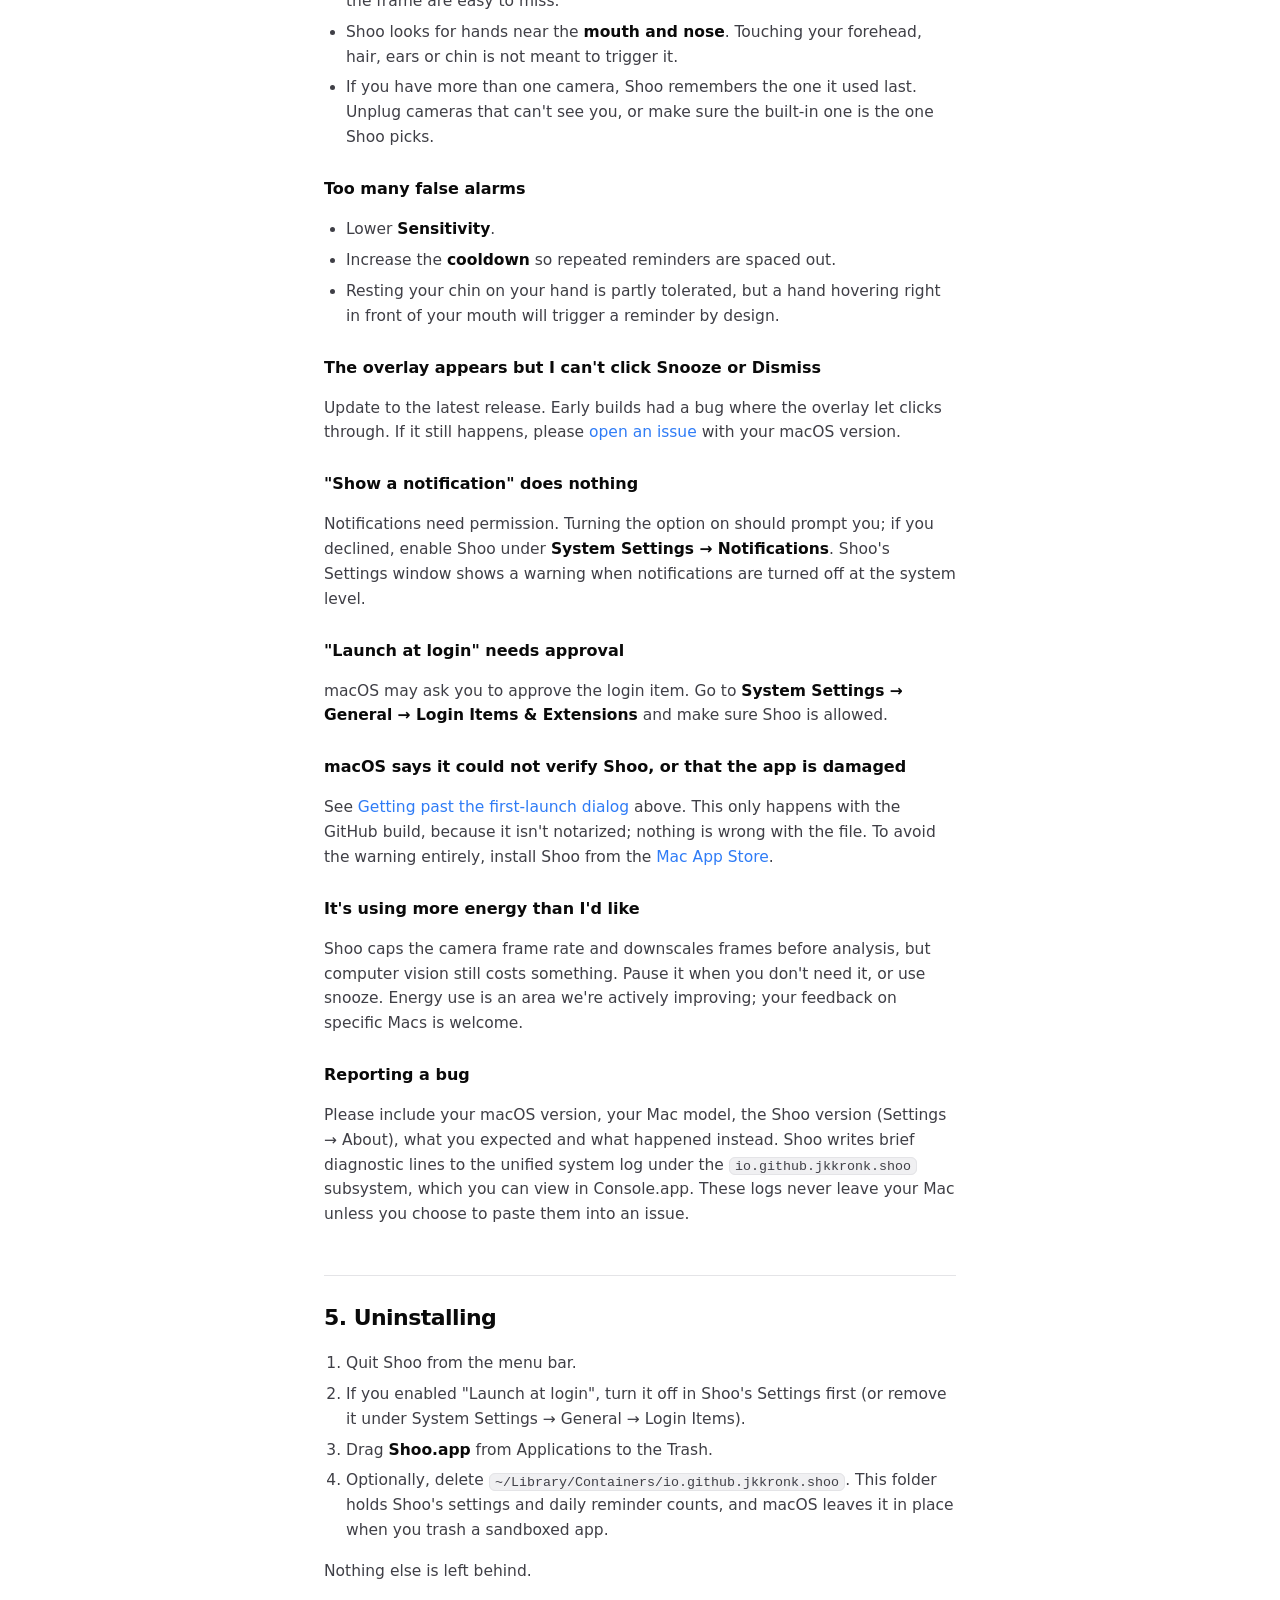
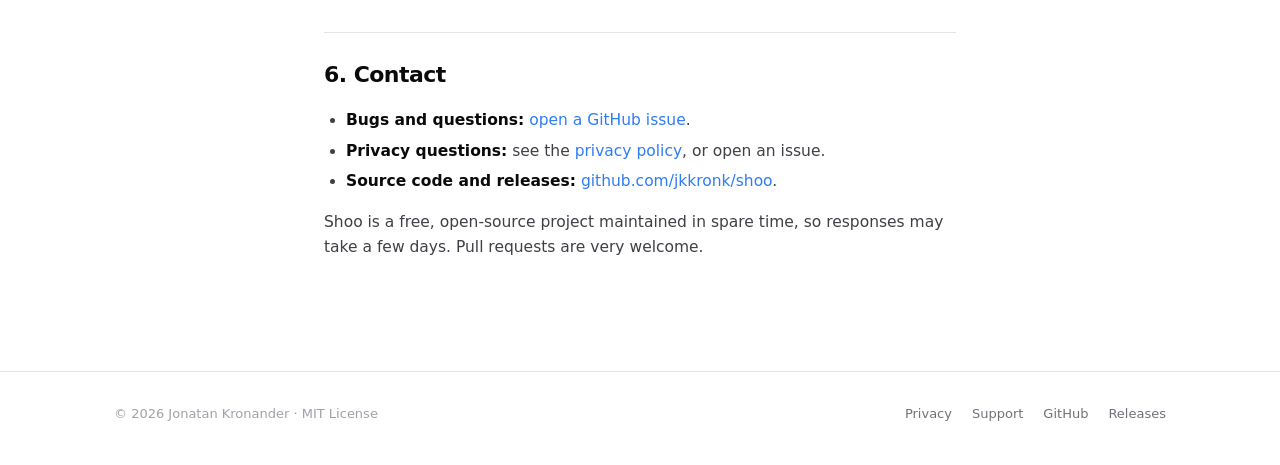
<file: site/support.html>
<!doctype html>
<html lang="en">
<head>
  <meta charset="utf-8">
  <meta name="viewport" content="width=device-width, initial-scale=1">
  <title>Support — Shoo</title>
  <meta name="description" content="Get help with Shoo for macOS: installation, camera permission, first launch, troubleshooting and how to contact us.">
  <link rel="icon" href="assets/favicon.png" type="image/png">
  <link rel="apple-touch-icon" href="assets/apple-touch-icon.png">
  <link rel="stylesheet" href="style.css">
</head>
<body>

<header class="site-header">
  <div class="wrap">
    <a class="brand" href="./">
      <img src="assets/favicon.png" alt="" width="24" height="24">
      Shoo
    </a>
    <nav class="nav" aria-label="Primary">
      <a href="./" class="hide-sm">Home</a>
      <a href="privacy.html">Privacy</a>
      <a href="support.html" aria-current="page">Support</a>
      <a href="https://github.com/jkkronk/shoo">GitHub</a>
      <a class="btn btn-primary btn-sm" href="https://apps.apple.com/app/id6822772523">Download</a>
    </nav>
  </div>
</header>

<main class="prose">
  <h1>Support</h1>
  <p class="updated">Help with installing, using and troubleshooting Shoo</p>

  <div class="callout">
    <p><strong>Need to reach us?</strong> The fastest way is to <a href="https://github.com/jkkronk/shoo/issues/new">open an issue on GitHub</a>. Bug reports, questions and feature ideas are all welcome. Before filing, have a quick look at the <a href="https://github.com/jkkronk/shoo/issues">existing issues</a> in case someone has already asked.</p>
  </div>

  <div class="toc">
    <strong>On this page</strong>
    <ol>
      <li><a href="#requirements">Requirements</a></li>
      <li><a href="#install">Installing and first launch</a></li>
      <li><a href="#using">Using Shoo</a></li>
      <li><a href="#troubleshooting">Troubleshooting</a></li>
      <li><a href="#uninstall">Uninstalling</a></li>
      <li><a href="#contact">Contact</a></li>
    </ol>
  </div>

  <h2 id="requirements">1. Requirements</h2>
  <ul>
    <li><strong>macOS 14 Sonoma</strong> or later, on Apple silicon or Intel.</li>
    <li>A <strong>built-in or external webcam</strong>. Shoo can't do anything without one.</li>
    <li>Reasonable lighting so the camera can see your face and hands.</li>
  </ul>

  <h2 id="install">2. Installing and first launch</h2>
  <h3>From the Mac App Store</h3>
  <ol>
    <li>Open <a href="https://apps.apple.com/app/id6822772523">Shoo: Hands Off Your Face</a> on the Mac App Store and click <strong>Get</strong>.</li>
    <li>Launch Shoo from Applications or Launchpad. It lives in the menu bar, and a short onboarding walks you through camera access.</li>
  </ol>
  <p>The App Store build is signed and reviewed by Apple, so there is no first-launch warning.</p>

  <h3>From GitHub Releases (unsigned build)</h3>
  <p>The open-source zip is for people who prefer not to use the App Store. Install either this or the App Store version, not both.</p>
  <ol>
    <li>Download the latest <code>Shoo-x.y.z.zip</code> from the <a href="https://github.com/jkkronk/shoo/releases">Releases page</a>.</li>
    <li>Unzip it and move <strong>Shoo.app</strong> into your <strong>Applications</strong> folder.</li>
    <li>Launch it. Because Shoo is open source and not notarized by Apple, macOS blocks the first launch with a dialog saying <strong>"Shoo" Not Opened. Apple could not verify "Shoo" is free of malware</strong>. This is expected, and you only need to get past it once.</li>
  </ol>
  <h4 id="first-launch">Getting past the first-launch dialog</h4>
  <p>Click <strong>Done</strong> in the dialog (not Move to Bin), then do one of the following:</p>
  <ul>
    <li><strong>System Settings.</strong> Open <strong>System Settings → Privacy &amp; Security</strong>, scroll to the Security section, and click <strong>Open Anyway</strong> next to the message about Shoo. Authenticate, launch Shoo again, and click <strong>Open Anyway</strong> in the dialog that follows.</li>
    <li><strong>Terminal.</strong> Clear the quarantine flag and Shoo launches without any dialog:
      <pre><code>xattr -dr com.apple.quarantine /Applications/Shoo.app</code></pre>
    </li>
  </ul>
  <p>On macOS 14 Sonoma and earlier, <strong>right-click Shoo.app → Open → Open</strong> also works. macOS 15 and later no longer offer that shortcut.</p>

  <h3>Building from source</h3>
  <p>Prefer to build it yourself? Clone the <a href="https://github.com/jkkronk/shoo">repository</a>, open <code>Shoo.xcodeproj</code> in Xcode 26 or later and run the <strong>Shoo</strong> scheme. The README has full build and test instructions.</p>

  <h3>Camera permission</h3>
  <p>On first launch Shoo walks you through a short onboarding and then asks for camera access. This is required: without it, there's nothing to watch. You can change your mind later under <strong>System Settings → Privacy &amp; Security → Camera</strong>.</p>

  <h2 id="using">3. Using Shoo</h2>
  <ul>
    <li><strong>Menu bar.</strong> Shoo has no Dock icon or main window. Look for the raised-hand symbol near the right end of the menu bar. Click it to start or pause watching, snooze, open Settings, or quit.</li>
    <li><strong>The reminder.</strong> When a hand comes close to your mouth or nose, a small overlay appears in the middle of the screen. It fades out by itself, or you can click <strong>Dismiss</strong>, click <strong>Snooze</strong>, or click anywhere on it if "Click overlay to dismiss" is on.</li>
    <li><strong>Snooze.</strong> From the menu, pause reminders for 15 minutes, 30 minutes or an hour. Watching resumes automatically.</li>
    <li><strong>Sensitivity.</strong> Settings → Sensitivity. Higher sensitivity triggers earlier but may cause more false alarms. Start in the middle and adjust.</li>
    <li><strong>Cooldown.</strong> Settings → Timing. The minimum time between two reminders, so Shoo doesn't fire repeatedly while you're already pulling your hand away.</li>
    <li><strong>Reminder options.</strong> Settings → How you're reminded. Turn the overlay, a sound, or a macOS notification on or off. Show the overlay on every display or only the one with your pointer. Show or hide the camera snapshot in the reminder.</li>
    <li><strong>Preview.</strong> Settings → <strong>Preview Reminder</strong> shows the overlay on demand, so you can see what it looks like without touching your face.</li>
    <li><strong>Launch at login.</strong> Settings → Startup. Optionally also start watching as soon as Shoo launches.</li>
  </ul>

  <h2 id="troubleshooting">4. Troubleshooting</h2>

  <h3>The camera light is on. Is that normal?</h3>
  <p>Yes. macOS turns the indicator on whenever any app uses the camera, and Shoo uses it continuously while watching is on. Pause or quit Shoo and the light goes off. If the light is on and you didn't expect it, check the menu bar: Shoo may be set to start watching at launch.</p>

  <h3>Shoo doesn't notice when I touch my face</h3>
  <ul>
    <li>Make sure watching is on (the menu bar item says so) and you're not snoozed.</li>
    <li>Increase <strong>Sensitivity</strong> in Settings.</li>
    <li>Check lighting and framing: your face and the hand need to be visible to the camera at the same time. Hands coming in from the side at the very edge of the frame are easy to miss.</li>
    <li>Shoo looks for hands near the <strong>mouth and nose</strong>. Touching your forehead, hair, ears or chin is not meant to trigger it.</li>
    <li>If you have more than one camera, Shoo remembers the one it used last. Unplug cameras that can't see you, or make sure the built-in one is the one Shoo picks.</li>
  </ul>

  <h3>Too many false alarms</h3>
  <ul>
    <li>Lower <strong>Sensitivity</strong>.</li>
    <li>Increase the <strong>cooldown</strong> so repeated reminders are spaced out.</li>
    <li>Resting your chin on your hand is partly tolerated, but a hand hovering right in front of your mouth will trigger a reminder by design.</li>
  </ul>

  <h3>The overlay appears but I can't click Snooze or Dismiss</h3>
  <p>Update to the latest release. Early builds had a bug where the overlay let clicks through. If it still happens, please <a href="https://github.com/jkkronk/shoo/issues/new">open an issue</a> with your macOS version.</p>

  <h3>"Show a notification" does nothing</h3>
  <p>Notifications need permission. Turning the option on should prompt you; if you declined, enable Shoo under <strong>System Settings → Notifications</strong>. Shoo's Settings window shows a warning when notifications are turned off at the system level.</p>

  <h3>"Launch at login" needs approval</h3>
  <p>macOS may ask you to approve the login item. Go to <strong>System Settings → General → Login Items &amp; Extensions</strong> and make sure Shoo is allowed.</p>

  <h3>macOS says it could not verify Shoo, or that the app is damaged</h3>
  <p>See <a href="#first-launch">Getting past the first-launch dialog</a> above. This only happens with the GitHub build, because it isn't notarized; nothing is wrong with the file. To avoid the warning entirely, install Shoo from the <a href="https://apps.apple.com/app/id6822772523">Mac App Store</a>.</p>

  <h3>It's using more energy than I'd like</h3>
  <p>Shoo caps the camera frame rate and downscales frames before analysis, but computer vision still costs something. Pause it when you don't need it, or use snooze. Energy use is an area we're actively improving; your feedback on specific Macs is welcome.</p>

  <h3>Reporting a bug</h3>
  <p>Please include your macOS version, your Mac model, the Shoo version (Settings → About), what you expected and what happened instead. Shoo writes brief diagnostic lines to the unified system log under the <code>io.github.jkkronk.shoo</code> subsystem, which you can view in Console.app. These logs never leave your Mac unless you choose to paste them into an issue.</p>

  <h2 id="uninstall">5. Uninstalling</h2>
  <ol>
    <li>Quit Shoo from the menu bar.</li>
    <li>If you enabled "Launch at login", turn it off in Shoo's Settings first (or remove it under System Settings → General → Login Items).</li>
    <li>Drag <strong>Shoo.app</strong> from Applications to the Trash.</li>
    <li>Optionally, delete <code>~/Library/Containers/io.github.jkkronk.shoo</code>. This folder holds Shoo's settings and daily reminder counts, and macOS leaves it in place when you trash a sandboxed app.</li>
  </ol>
  <p>Nothing else is left behind.</p>

  <h2 id="contact">6. Contact</h2>
  <ul>
    <li><strong>Bugs and questions:</strong> <a href="https://github.com/jkkronk/shoo/issues/new">open a GitHub issue</a>.</li>
    <li><strong>Privacy questions:</strong> see the <a href="privacy.html">privacy policy</a>, or open an issue.</li>
    <li><strong>Source code and releases:</strong> <a href="https://github.com/jkkronk/shoo">github.com/jkkronk/shoo</a>.</li>
  </ul>
  <p>Shoo is a free, open-source project maintained in spare time, so responses may take a few days. Pull requests are very welcome.</p>
</main>

<footer class="site-footer">
  <div class="wrap">
    <div>© 2026 Jonatan Kronander · MIT License</div>
    <nav aria-label="Footer">
      <a href="privacy.html">Privacy</a>
      <a href="support.html">Support</a>
      <a href="https://github.com/jkkronk/shoo">GitHub</a>
      <a href="https://github.com/jkkronk/shoo/releases">Releases</a>
    </nav>
  </div>
</footer>

</body>
</html>
</file>
<file: site/style.css>
/* Shoo marketing site — plain CSS, no build step, no third-party requests (system fonts only). */

:root {
  --bg: #ffffff;
  --bg-2: #fafafa;
  --surface: #ffffff;
  --text: #0a0a0a;
  --text-2: #3f3f46;
  --muted: #71717a;
  --faint: #a1a1aa;
  --line: #e4e4e7;
  --line-2: #f0f0f2;
  --accent: #2f7cf6;
  --accent-ink: #1d5fdc;
  --accent-soft: #eaf2ff;
  --ink: #0a0a0a;
  --ink-text: #fafafa;
  --ink-muted: #a1a1aa;
  --ink-line: #27272a;
  --ok: #16a34a;
  --radius: 12px;
  --max: 1100px;
  color-scheme: light dark;
}

@media (prefers-color-scheme: dark) {
  :root:not([data-theme="light"]) {
    --bg: #0a0a0a;
    --bg-2: #0f0f10;
    --surface: #111113;
    --text: #fafafa;
    --text-2: #d4d4d8;
    --muted: #a1a1aa;
    --faint: #71717a;
    --line: #27272a;
    --line-2: #1c1c1f;
    --accent: #4b93ff;
    --accent-ink: #2f7cf6;
    --accent-soft: #10213f;
    --ink: #fafafa;
    --ink-text: #0a0a0a;
    --ink-muted: #52525b;
    --ink-line: #d4d4d8;
    --ok: #22c55e;
  }
}

:root[data-theme="dark"] {
  --bg: #0a0a0a;
  --bg-2: #0f0f10;
  --surface: #111113;
  --text: #fafafa;
  --text-2: #d4d4d8;
  --muted: #a1a1aa;
  --faint: #71717a;
  --line: #27272a;
  --line-2: #1c1c1f;
  --accent: #4b93ff;
  --accent-ink: #2f7cf6;
  --accent-soft: #10213f;
  --ink: #fafafa;
  --ink-text: #0a0a0a;
  --ink-muted: #52525b;
  --ink-line: #d4d4d8;
  --ok: #22c55e;
}

* { box-sizing: border-box; }
html { scroll-behavior: smooth; }

body {
  margin: 0;
  background: var(--bg);
  color: var(--text);
  font-family: -apple-system, BlinkMacSystemFont, system-ui, "Segoe UI", Roboto, Helvetica, Arial, sans-serif;
  font-size: 16px;
  line-height: 1.6;
  -webkit-font-smoothing: antialiased;
  text-rendering: optimizeLegibility;
}

a { color: inherit; text-decoration: none; }
img { max-width: 100%; height: auto; display: block; }

code, kbd, pre, .mono {
  font-family: ui-monospace, "SF Mono", Menlo, Consolas, monospace;
  font-size: 0.9em;
}
code {
  background: var(--line-2);
  border: 1px solid var(--line);
  padding: 0.05em 0.4em;
  border-radius: 6px;
  font-size: 0.86em;
}
pre {
  background: var(--bg-2);
  border: 1px solid var(--line);
  border-radius: 10px;
  padding: 14px 16px;
  overflow-x: auto;
  font-size: 14px;
}
pre code { background: none; border: 0; padding: 0; font-size: inherit; }

.wrap { max-width: var(--max); margin: 0 auto; padding: 0 24px; }
@media (max-width: 560px) { .wrap { padding: 0 16px; } }

/* ---------- Header ---------- */

.site-header {
  position: sticky;
  top: 0;
  z-index: 20;
  background: color-mix(in srgb, var(--bg) 72%, transparent);
  backdrop-filter: saturate(180%) blur(16px);
  -webkit-backdrop-filter: saturate(180%) blur(16px);
  border-bottom: 1px solid var(--line);
}
.site-header .wrap {
  display: flex;
  align-items: center;
  justify-content: space-between;
  gap: 16px;
  height: 56px;
}
.brand {
  display: flex;
  align-items: center;
  gap: 9px;
  font-weight: 600;
  font-size: 15px;
  letter-spacing: -0.01em;
}
.brand img { width: 24px; height: 24px; border-radius: 6px; }

.nav { display: flex; align-items: center; gap: 2px; }
.nav a {
  color: var(--muted);
  padding: 6px 10px;
  border-radius: 8px;
  font-size: 14px;
  font-weight: 500;
  transition: color 0.15s, background 0.15s;
}
.nav a:hover { color: var(--text); background: var(--line-2); }
.nav a[aria-current="page"] { color: var(--text); }
.nav .btn { margin-left: 8px; }
@media (max-width: 640px) {
  .nav a.hide-sm, .nav a[aria-current="page"] { display: none; }
  .nav .btn { margin-left: 2px; }
}

/* ---------- Buttons ---------- */

.btn {
  display: inline-flex;
  align-items: center;
  justify-content: center;
  gap: 8px;
  height: 40px;
  padding: 0 16px;
  border-radius: 8px;
  font-weight: 500;
  font-size: 14px;
  border: 1px solid transparent;
  white-space: nowrap;
  transition: background 0.15s, border-color 0.15s, color 0.15s, transform 0.1s;
}
.btn:active { transform: translateY(1px); }
.btn svg { width: 16px; height: 16px; }

.btn-primary {
  background: var(--ink);
  color: var(--ink-text);
  border-color: var(--ink);
}
.btn-primary:hover { background: color-mix(in srgb, var(--ink) 85%, var(--bg)); }

.btn-secondary {
  background: var(--bg);
  color: var(--text);
  border-color: var(--line);
}
.btn-secondary:hover { background: var(--line-2); border-color: color-mix(in srgb, var(--line) 50%, var(--muted)); }

.btn-sm { height: 32px; padding: 0 12px; font-size: 13px; }
.btn-lg { height: 46px; padding: 0 22px; font-size: 15px; border-radius: 10px; }

/* ---------- Hero ---------- */

.hero {
  position: relative;
  text-align: center;
  padding: 96px 0 56px;
}
@media (max-width: 720px) { .hero { padding: 64px 0 40px; } }

.hero::before {
  content: "";
  position: absolute;
  inset: -56px 0 auto 0;
  height: 560px;
  background-image:
    linear-gradient(to right, var(--line-2) 1px, transparent 1px),
    linear-gradient(to bottom, var(--line-2) 1px, transparent 1px);
  background-size: 48px 48px;
  mask-image: radial-gradient(ellipse 70% 60% at 50% 20%, #000 20%, transparent 70%);
  -webkit-mask-image: radial-gradient(ellipse 70% 60% at 50% 20%, #000 20%, transparent 70%);
  pointer-events: none;
  z-index: -1;
}

.pill {
  display: inline-flex;
  align-items: center;
  gap: 8px;
  height: 28px;
  padding: 0 12px 0 6px;
  border: 1px solid var(--line);
  border-radius: 999px;
  background: var(--bg);
  font-size: 12.5px;
  font-weight: 500;
  color: var(--muted);
  margin-bottom: 28px;
}
.pill .tag {
  display: inline-flex;
  align-items: center;
  height: 18px;
  padding: 0 7px;
  border-radius: 999px;
  background: var(--accent-soft);
  color: var(--accent);
  font-size: 11px;
  font-weight: 600;
  letter-spacing: 0.02em;
}

h1 {
  font-size: clamp(44px, 7vw, 76px);
  line-height: 1.0;
  letter-spacing: -0.045em;
  font-weight: 600;
  margin: 0 auto 22px;
}
h1 .dim { color: var(--muted); }

.lead {
  font-size: clamp(17px, 2vw, 19px);
  line-height: 1.55;
  color: var(--muted);
  margin: 0 auto 32px;
  max-width: 34em;
}

.cta-row {
  display: flex;
  flex-wrap: wrap;
  gap: 10px;
  justify-content: center;
  align-items: center;
}
.fineprint {
  margin: 18px 0 0;
  font-size: 13px;
  color: var(--faint);
}
.fineprint span + span::before { content: "·"; margin: 0 8px; }

/* ---------- Product mock ---------- */

.stage {
  position: relative;
  padding: 24px 0 0;
}
.stage::before {
  content: "";
  position: absolute;
  left: 50%;
  top: 40%;
  width: min(900px, 110%);
  height: 60%;
  transform: translateX(-50%);
  background: radial-gradient(closest-side, rgba(47, 124, 246, 0.22), transparent);
  filter: blur(40px);
  pointer-events: none;
  z-index: -1;
}

.window {
  max-width: 920px;
  margin: 0 auto;
  border: 1px solid var(--line);
  border-radius: 14px;
  background: var(--surface);
  box-shadow:
    0 0 0 1px color-mix(in srgb, var(--line) 40%, transparent),
    0 30px 80px -20px rgba(0, 0, 0, 0.25),
    0 10px 30px -10px rgba(0, 0, 0, 0.12);
  overflow: hidden;
}
.window .menubar {
  height: 32px;
  display: flex;
  align-items: center;
  justify-content: space-between;
  padding: 0 14px;
  border-bottom: 1px solid var(--line);
  background: var(--bg-2);
  font-size: 12px;
  color: var(--muted);
}
.menubar .left { display: flex; gap: 14px; align-items: center; font-weight: 500; }
.menubar .left b { color: var(--text); font-weight: 600; }
.menubar .right { display: flex; gap: 12px; align-items: center; }
.menubar .right .hand { width: 14px; height: 14px; }
.menubar .right .live {
  width: 7px; height: 7px; border-radius: 50%;
  background: var(--ok);
  box-shadow: 0 0 0 3px color-mix(in srgb, var(--ok) 25%, transparent);
}

.desktop {
  position: relative;
  min-height: 440px;
  display: grid;
  place-items: center;
  padding: 48px 24px;
  background:
    radial-gradient(90% 70% at 30% 0%, rgba(47, 124, 246, 0.10), transparent 60%),
    radial-gradient(70% 60% at 100% 100%, rgba(47, 124, 246, 0.08), transparent 55%),
    var(--bg-2);
}
@media (max-width: 720px) { .desktop { min-height: 380px; padding: 36px 16px; } }

.overlay {
  width: min(360px, 100%);
  padding: 32px 32px 24px;
  text-align: center;
  background: color-mix(in srgb, var(--surface) 94%, transparent);
  backdrop-filter: blur(20px);
  -webkit-backdrop-filter: blur(20px);
  border: 1px solid var(--line);
  border-radius: 20px;
  box-shadow: 0 1px 2px rgba(0,0,0,0.04), 0 24px 60px -12px rgba(0, 0, 0, 0.22);
  animation: pop 0.7s cubic-bezier(0.2, 0.9, 0.3, 1.15) both;
}
@media (prefers-reduced-motion: reduce) { .overlay { animation: none; } }
@keyframes pop {
  from { transform: scale(0.94) translateY(6px); opacity: 0; }
  to { transform: none; opacity: 1; }
}
.overlay .hand-badge {
  width: 88px; height: 88px;
  margin: 0 auto 18px;
  border-radius: 22px;
  background: linear-gradient(180deg, #ffffff, #eef1f6);
  box-shadow: inset 0 0 0 1px rgba(10, 10, 10, 0.06), 0 1px 2px rgba(0,0,0,0.04);
  display: grid;
  place-items: center;
}
.overlay .hand-badge svg { width: 54px; height: 54px; }
.overlay h3 {
  margin: 0 0 4px;
  font-size: 28px;
  letter-spacing: -0.03em;
  font-weight: 600;
}
.overlay p { margin: 0 0 20px; color: var(--muted); font-size: 15px; }
.overlay .buttons { display: flex; justify-content: center; gap: 8px; }
.overlay .buttons span {
  height: 32px;
  display: inline-flex; align-items: center;
  padding: 0 16px;
  border-radius: 8px;
  background: var(--bg);
  border: 1px solid var(--line);
  font-size: 13.5px;
  font-weight: 500;
}
.overlay .buttons span.primary { background: var(--ink); color: var(--ink-text); border-color: var(--ink); }

/* ---------- Stats strip ---------- */

.stats {
  margin: 56px auto 0;
  max-width: 920px;
  display: grid;
  grid-template-columns: repeat(4, 1fr);
  border-top: 1px solid var(--line);
  border-bottom: 1px solid var(--line);
}
.stats div {
  padding: 22px 16px;
  text-align: center;
  border-left: 1px solid var(--line);
}
.stats div:first-child { border-left: 0; }
.stats b {
  display: block;
  font-size: 26px;
  font-weight: 600;
  letter-spacing: -0.03em;
  line-height: 1.1;
}
.stats span { font-size: 13px; color: var(--muted); }
@media (max-width: 720px) {
  .stats { grid-template-columns: 1fr 1fr; }
  .stats div:nth-child(3) { border-left: 0; }
  .stats div:nth-child(n+3) { border-top: 1px solid var(--line); }
}

/* ---------- Sections ---------- */

section { padding: 96px 0; }
@media (max-width: 720px) { section { padding: 64px 0; } }

.kicker {
  display: inline-block;
  font-size: 12px;
  font-weight: 600;
  letter-spacing: 0.08em;
  text-transform: uppercase;
  color: var(--accent);
  margin-bottom: 14px;
}
.section-title {
  font-size: clamp(30px, 4.2vw, 44px);
  letter-spacing: -0.035em;
  line-height: 1.08;
  font-weight: 600;
  margin: 0 0 14px;
  max-width: 18ch;
}
.section-sub {
  color: var(--muted);
  font-size: 17px;
  margin: 0 0 44px;
  max-width: 44em;
}
.center { text-align: center; }
.center .section-title, .center .section-sub { margin-left: auto; margin-right: auto; }

/* Bento grid with hairline dividers */
.bento {
  display: grid;
  grid-template-columns: repeat(3, 1fr);
  border: 1px solid var(--line);
  border-radius: 16px;
  overflow: hidden;
  background: var(--line);
  gap: 1px;
}
.bento > div {
  background: var(--bg);
  padding: 28px;
  min-height: 180px;
  display: flex;
  flex-direction: column;
  gap: 8px;
}
.bento > div:hover { background: var(--bg-2); }
.bento .span-2 { grid-column: span 2; }
@media (max-width: 860px) { .bento { grid-template-columns: 1fr 1fr; } .bento .span-2 { grid-column: span 1; } }
@media (max-width: 560px) { .bento { grid-template-columns: 1fr; } .bento .span-2 { grid-column: span 1; } }

.bento .icon {
  width: 36px; height: 36px;
  border-radius: 10px;
  border: 1px solid var(--line);
  background: var(--surface);
  color: var(--text);
  display: grid;
  place-items: center;
}
.bento .icon svg { width: 18px; height: 18px; }
.bento h3 { margin: 12px 0 0; font-size: 16px; font-weight: 600; letter-spacing: -0.01em; }
.bento p { margin: 0; color: var(--muted); font-size: 14.5px; line-height: 1.55; }

/* Steps */
.steps {
  display: grid;
  grid-template-columns: repeat(4, 1fr);
  gap: 32px;
  counter-reset: step;
}
@media (max-width: 860px) { .steps { grid-template-columns: 1fr 1fr; } }
@media (max-width: 560px) { .steps { grid-template-columns: 1fr; gap: 24px; } }
.step { position: relative; padding-top: 18px; border-top: 1px solid var(--line); }
.step::before {
  counter-increment: step;
  content: "0" counter(step);
  display: block;
  font-family: ui-monospace, "SF Mono", Menlo, monospace;
  font-size: 12px;
  color: var(--faint);
  margin-bottom: 12px;
  letter-spacing: 0.04em;
}
.step h3 { margin: 0 0 6px; font-size: 16px; font-weight: 600; }
.step p { margin: 0; color: var(--muted); font-size: 14.5px; }

/* Inverted privacy panel */
.panel {
  background: var(--ink);
  color: var(--ink-text);
  border-radius: 20px;
  padding: 64px;
  display: grid;
  grid-template-columns: 1.1fr 1fr;
  gap: 56px;
  align-items: center;
}
@media (max-width: 860px) { .panel { grid-template-columns: 1fr; padding: 40px 28px; gap: 36px; } }
.panel .kicker { color: var(--ink-muted); }
.panel .section-title { color: var(--ink-text); }
.panel .section-sub { color: var(--ink-muted); margin-bottom: 28px; }

.checklist { list-style: none; padding: 0; margin: 0 0 28px; display: grid; gap: 14px; }
.checklist li { display: flex; gap: 12px; align-items: flex-start; font-size: 15px; }
.checklist li svg { flex: none; width: 20px; height: 20px; color: var(--ok); margin-top: 2px; }
.checklist li strong { display: block; font-weight: 600; }
.checklist li span { color: var(--ink-muted); font-size: 14px; }

.panel .btn-secondary {
  background: transparent;
  color: var(--ink-text);
  border-color: var(--ink-line);
}
.panel .btn-secondary:hover { background: color-mix(in srgb, var(--ink-text) 8%, transparent); }

.pipeline {
  border: 1px solid var(--ink-line);
  border-radius: 12px;
  overflow: hidden;
  font-family: ui-monospace, "SF Mono", Menlo, monospace;
  font-size: 12.5px;
}
.pipeline .head {
  display: flex; gap: 6px; align-items: center;
  padding: 10px 14px;
  border-bottom: 1px solid var(--ink-line);
  color: var(--ink-muted);
}
.pipeline .head i { width: 10px; height: 10px; border-radius: 50%; background: var(--ink-line); display: inline-block; }
.pipeline .head span { margin-left: 8px; }
.pipe {
  display: grid;
  grid-template-columns: 28px 110px 1fr;
  gap: 12px;
  align-items: baseline;
  padding: 11px 14px;
  border-bottom: 1px solid var(--ink-line);
}
.pipe:last-child { border-bottom: 0; }
.pipe em { font-style: normal; color: var(--ink-muted); }
.pipe b { font-weight: 500; color: var(--accent); }
.pipe span { color: var(--ink-muted); }
.pipe .ok { color: var(--ok); }
@media (max-width: 480px) { .pipe { grid-template-columns: 28px 1fr; } .pipe span { grid-column: 2; } }

/* FAQ */
.faq { max-width: 720px; margin: 0 auto; border-top: 1px solid var(--line); }
details { border-bottom: 1px solid var(--line); }
summary {
  cursor: pointer;
  list-style: none;
  display: flex;
  justify-content: space-between;
  align-items: center;
  gap: 16px;
  padding: 20px 0;
  font-weight: 500;
  font-size: 16px;
}
summary::-webkit-details-marker { display: none; }
summary::after {
  content: "";
  flex: none;
  width: 16px; height: 16px;
  background:
    linear-gradient(var(--faint), var(--faint)) center / 10px 1.5px no-repeat,
    linear-gradient(var(--faint), var(--faint)) center / 1.5px 10px no-repeat;
  transition: transform 0.2s;
}
details[open] summary::after { transform: rotate(45deg); }
details p { margin: 0 0 20px; color: var(--muted); font-size: 15px; max-width: 60ch; }

/* Final CTA */
.cta-final {
  text-align: center;
  padding: 96px 0 112px;
  border-top: 1px solid var(--line);
}
.cta-final h2 {
  font-size: clamp(34px, 5.5vw, 56px);
  letter-spacing: -0.04em;
  font-weight: 600;
  margin: 0 0 14px;
  line-height: 1.05;
}
.cta-final p { color: var(--muted); margin: 0 auto 28px; max-width: 40em; font-size: 16px; }

/* ---------- Prose pages ---------- */

.prose { max-width: 680px; margin: 0 auto; padding: 72px 24px 96px; }
@media (max-width: 560px) { .prose { padding: 48px 16px 72px; } }
.prose h1 {
  font-size: clamp(34px, 5vw, 48px);
  margin: 0 0 10px;
  max-width: none;
  text-align: left;
}
.prose .updated { color: var(--faint); font-size: 14px; margin: 0 0 36px; }
.prose h2 {
  font-size: 22px;
  letter-spacing: -0.025em;
  font-weight: 600;
  margin: 48px 0 10px;
  padding-top: 24px;
  border-top: 1px solid var(--line);
}
.prose h3 { font-size: 16px; font-weight: 600; margin: 26px 0 6px; }
.prose p, .prose li { color: var(--text-2); font-size: 15.5px; }
.prose p strong, .prose li strong { color: var(--text); font-weight: 600; }
.prose a { color: var(--accent); }
.prose a:hover { text-decoration: underline; }
.prose ul, .prose ol { padding-left: 22px; }
.prose li { margin-bottom: 6px; }
.prose .callout {
  background: var(--bg-2);
  border: 1px solid var(--line);
  border-left: 3px solid var(--accent);
  border-radius: 10px;
  padding: 16px 18px;
  margin: 24px 0;
}
.prose .callout p { margin: 0; color: var(--text); }
.prose table { width: 100%; border-collapse: collapse; font-size: 14.5px; margin: 12px 0 20px; }
.prose th, .prose td { text-align: left; padding: 10px 12px; border-bottom: 1px solid var(--line); vertical-align: top; }
.prose th { font-weight: 600; font-size: 13px; color: var(--muted); text-transform: uppercase; letter-spacing: 0.05em; }
.prose td { color: var(--text-2); }

.toc {
  border: 1px solid var(--line);
  border-radius: 10px;
  padding: 14px 18px;
  font-size: 14px;
}
.toc strong { font-size: 12px; text-transform: uppercase; letter-spacing: 0.06em; color: var(--muted); }
.toc ol { margin: 8px 0 0; padding-left: 20px; columns: 2; column-gap: 24px; }
@media (max-width: 560px) { .toc ol { columns: 1; } }
.toc li { margin: 2px 0; break-inside: avoid; }
.toc a { color: var(--text-2); }

/* ---------- Footer ---------- */

.site-footer {
  border-top: 1px solid var(--line);
  padding: 32px 0 40px;
  color: var(--faint);
  font-size: 13px;
}
.site-footer .wrap {
  display: flex;
  flex-wrap: wrap;
  justify-content: space-between;
  align-items: center;
  gap: 12px 24px;
}
.site-footer nav { display: flex; flex-wrap: wrap; gap: 6px 20px; }
.site-footer a { color: var(--muted); }
.site-footer a:hover { color: var(--text); }
</file>
